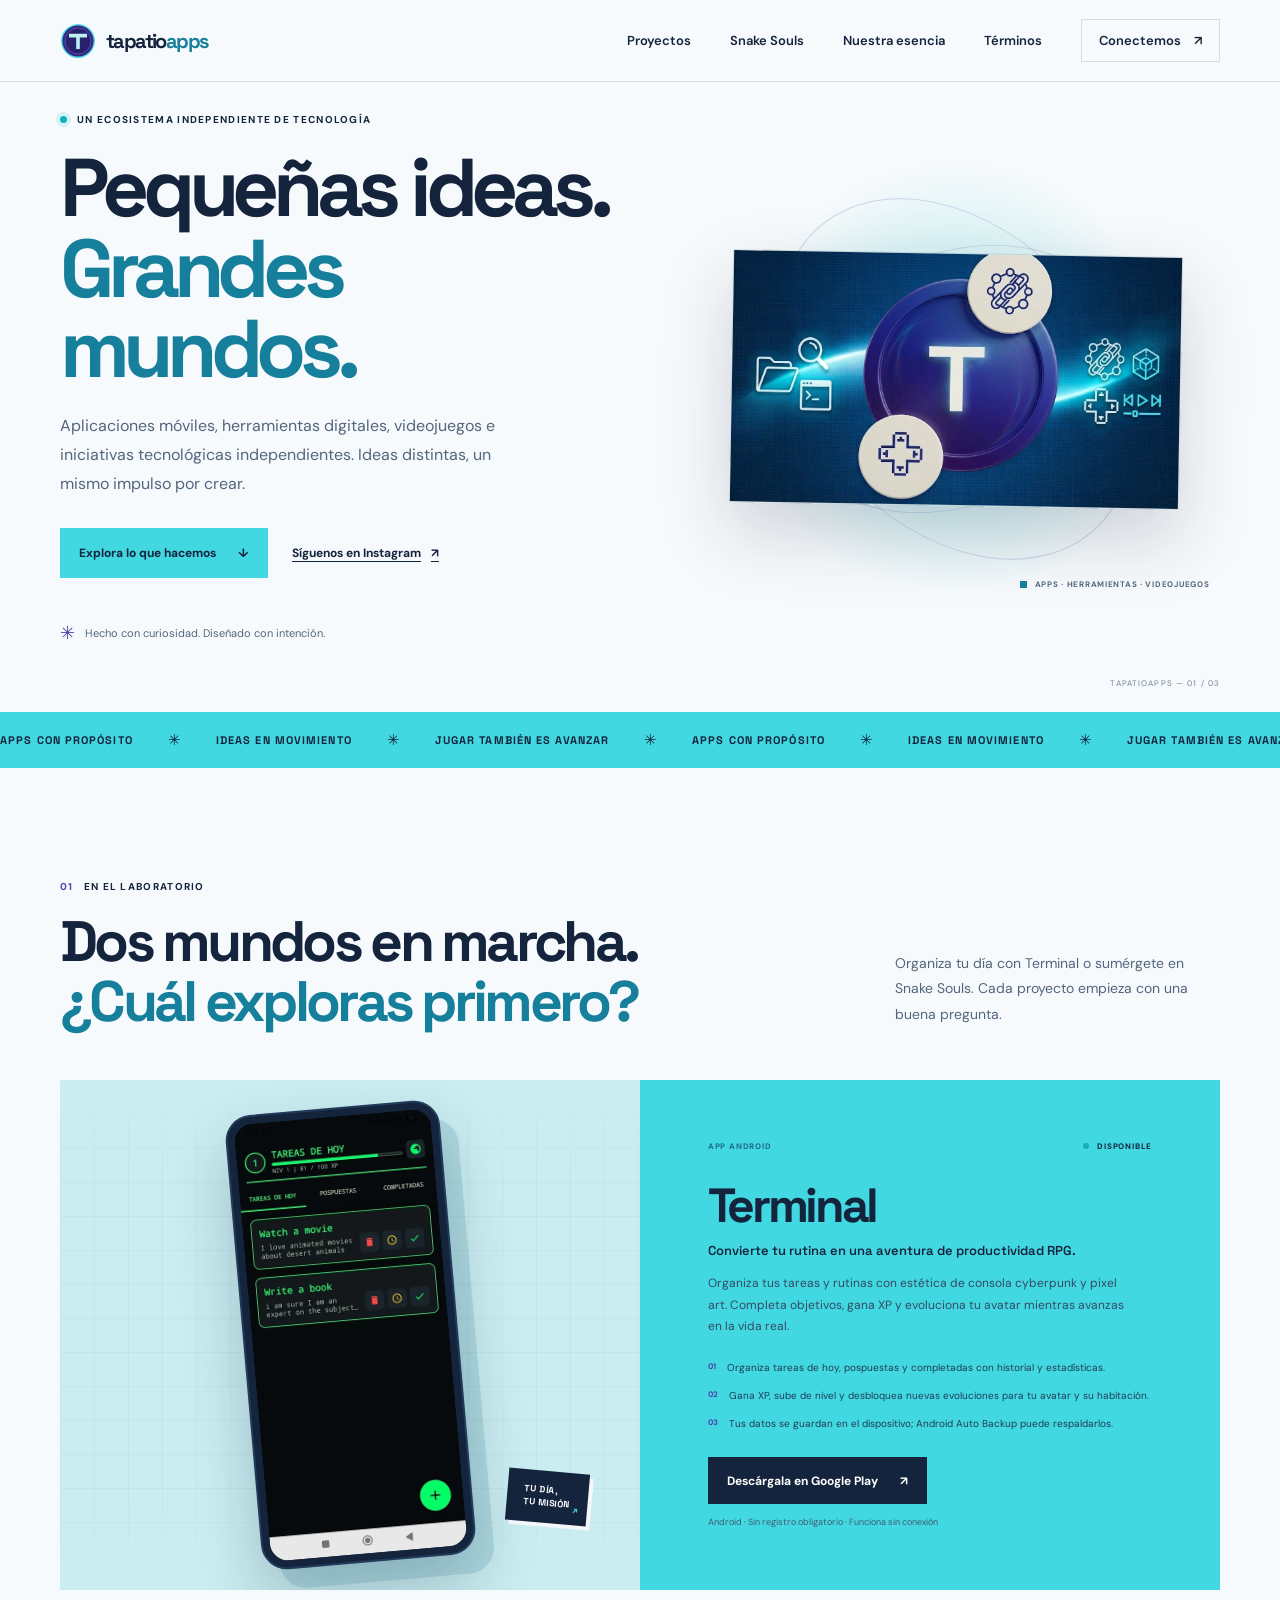
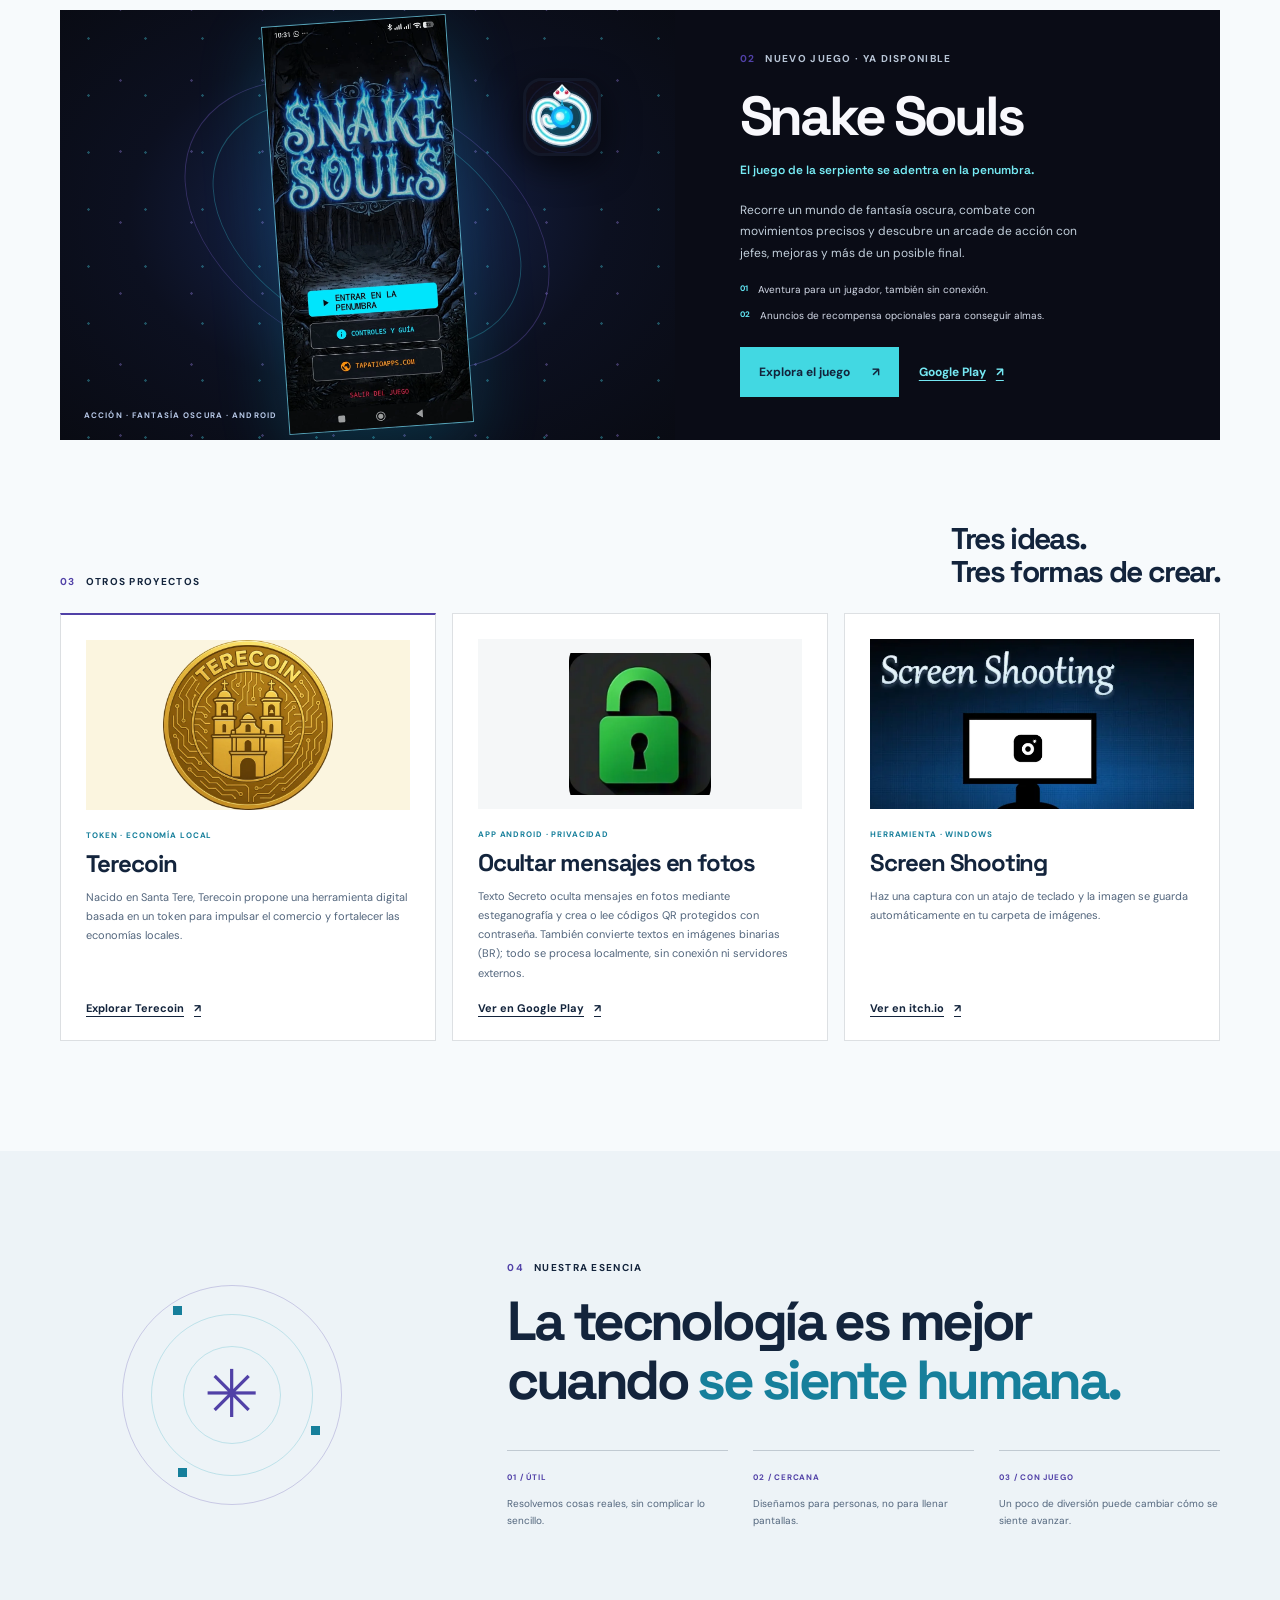
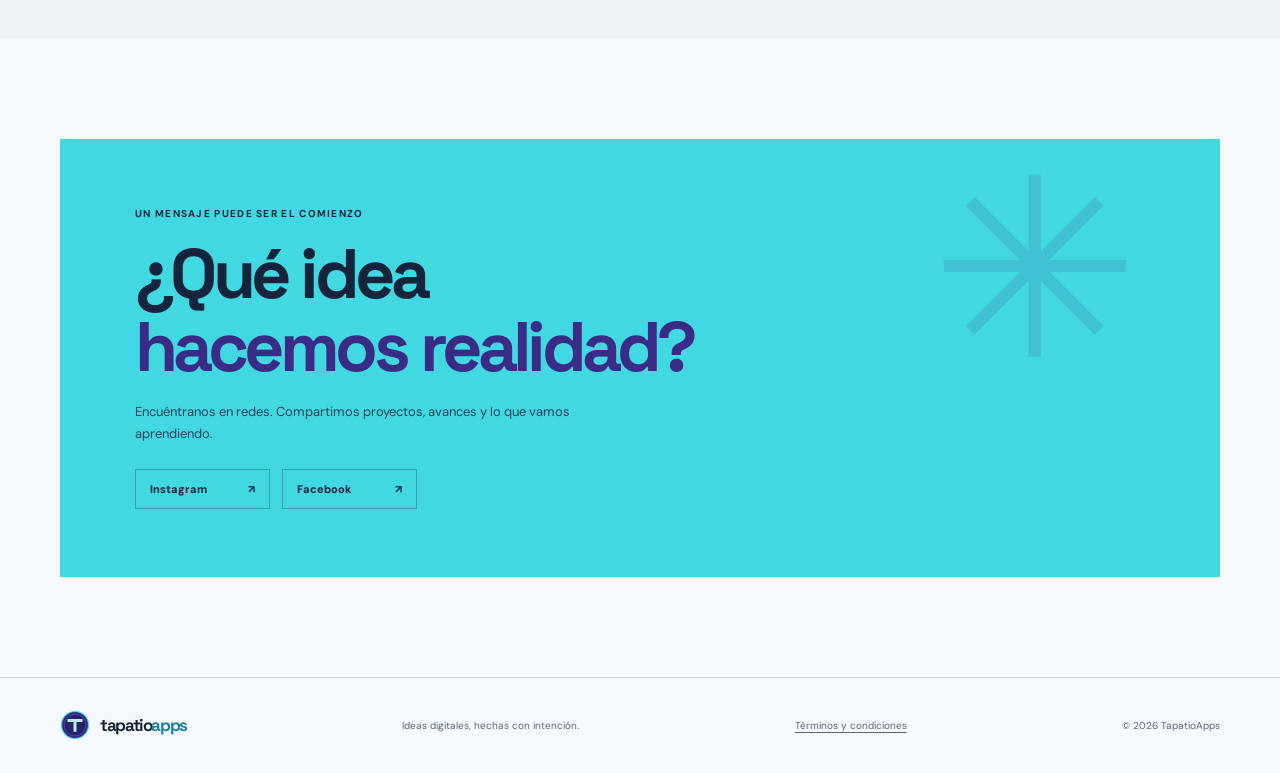
<file: index.html>
<!doctype html>
<html lang="es">
  <head>
    <meta charset="utf-8">
    <meta name="viewport" content="width=device-width, initial-scale=1">
    <meta name="theme-color" content="#13243c">
    <meta
      name="description"
      content="Descubre Snake Souls, un juego de acción arcade y fantasía oscura para Android, además de las aplicaciones y proyectos independientes de TapatioApps."
    >
    <meta property="og:type" content="website">
    <meta property="og:title" content="TapatioApps — Ideas digitales, hechas para ti">
    <meta
      property="og:description"
      content="Aplicaciones, herramientas, videojuegos y proyectos tecnológicos independientes de TapatioApps."
    >
    <title>TapatioApps — Ideas digitales, hechas para ti</title>
    <link rel="icon" type="image/png" sizes="96x96" href="/favicon-96.png">
    <link rel="icon" type="image/svg+xml" href="/favicon.svg">
    <link rel="icon" href="/favicon.ico" sizes="any">
    <link rel="preconnect" href="https://fonts.googleapis.com">
    <link rel="preconnect" href="https://fonts.gstatic.com" crossorigin>
    <link
      href="https://fonts.googleapis.com/css2?family=DM+Sans:wght@400;500;600;700&family=Space+Grotesk:wght@400;500;600;700&display=swap"
      rel="stylesheet"
    >
    <link rel="stylesheet" href="styles.css">
    <script src="script.js" defer></script>
  </head>
  <body>
    <a class="skip-link" href="#contenido">Saltar al contenido</a>
    <header class="site-header">
      <div class="container header-inner">
        <a class="brand" href="#inicio" aria-label="TapatioApps, inicio">
          <span class="brand-mark" aria-hidden="true">
            <svg viewBox="0 0 40 40" fill="none">
              <circle cx="20" cy="20" r="18" fill="#33277f" stroke="#42d8e2" stroke-width="1.5"/>
              <circle cx="20" cy="20" r="14.5" fill="#28216b" stroke="#7666d5" stroke-opacity=".65"/>
              <path d="M10 12h20v4h-8v13h-4V16h-8z" fill="#bceff0"/>
            </svg>
          </span>
          <span class="brand-name">tapatio<span>apps</span></span>
        </a>
        <button
          class="menu-toggle"
          type="button"
          aria-expanded="false"
          aria-controls="primary-navigation"
          aria-label="Abrir menú"
        >
          <span></span><span></span>
        </button>
        <nav class="navigation" id="primary-navigation" aria-label="Navegación principal">
          <a href="#proyectos">Proyectos</a>
          <a href="snake-souls.html">Snake Souls</a>
          <a href="#filosofia">Nuestra esencia</a>
          <a href="terminos.html" target="_blank" rel="noopener noreferrer">Términos</a>
          <a class="nav-cta" href="#contacto">Conectemos <span aria-hidden="true">↗</span></a>
        </nav>
      </div>
    </header>

    <main id="contenido">
      <section class="hero container" id="inicio">
        <div class="hero-copy">
          <p class="eyebrow"><span class="status-dot"></span> Un ecosistema independiente de tecnología</p>
          <h1>Pequeñas ideas.<br><span>Grandes mundos.</span></h1>
          <p class="hero-description">
            Aplicaciones móviles, herramientas digitales, videojuegos e iniciativas tecnológicas
            independientes. Ideas distintas, un mismo impulso por crear.
          </p>
          <div class="hero-actions">
            <a class="button button-primary" href="#proyectos">
              Explora lo que hacemos <span aria-hidden="true">↓</span>
            </a>
            <a class="text-link" href="https://www.instagram.com/tapatioapps/" target="_blank" rel="noopener noreferrer">
              Síguenos en Instagram <span aria-hidden="true">↗</span>
            </a>
          </div>
          <div class="hero-note"><span aria-hidden="true">✳</span> Hecho con curiosidad. Diseñado con intención.</div>
        </div>

        <div class="hero-art">
          <div class="art-orbit orbit-one"></div>
          <div class="art-orbit orbit-two"></div>
          <img
            class="brand-artwork"
            src="assets/tapatioapps-brand.png"
            alt="Arte original de TapatioApps: una T morada rodeada de iconos de herramientas y videojuegos"
          >
          <div class="art-caption"><span class="caption-square"></span> APPS · HERRAMIENTAS · VIDEOJUEGOS</div>
        </div>
        <div class="hero-index" aria-hidden="true">TAPATIOAPPS — 01 / 03</div>
      </section>

      <section class="ticker" aria-label="Lo que hacemos">
        <div class="ticker-track">
          <span>APPS CON PROPÓSITO</span><b>✳</b><span>IDEAS EN MOVIMIENTO</span><b>✳</b>
          <span>JUGAR TAMBIÉN ES AVANZAR</span><b>✳</b><span>APPS CON PROPÓSITO</span><b>✳</b>
          <span>IDEAS EN MOVIMIENTO</span><b>✳</b><span>JUGAR TAMBIÉN ES AVANZAR</span><b>✳</b>
        </div>
      </section>

      <section class="projects-section section-space" id="proyectos">
        <div class="container">
          <div class="section-heading">
            <div>
              <p class="eyebrow"><span class="section-number">01</span> En el laboratorio</p>
              <h2>Dos mundos en marcha.<br><span>¿Cuál exploras primero?</span></h2>
            </div>
            <p class="section-intro">
              Organiza tu día con Terminal o sumérgete en Snake Souls. Cada proyecto empieza con
              una buena pregunta.
            </p>
          </div>

          <article class="project-card task-card">
            <div class="project-visual">
              <div class="visual-grid" aria-hidden="true"></div>
              <div class="task-phone">
                <img
                  src="assets/todays-task-screen.webp"
                  alt="Captura de Terminal con tareas de hoy, progreso por experiencia y niveles"
                  loading="lazy"
                >
              </div>
              <div class="visual-sticker">TU DÍA,<br>TU MISIÓN <span>↗</span></div>
            </div>
            <div class="project-content">
              <div class="project-meta"><span class="project-type">APP ANDROID</span><span class="project-live"><i></i> DISPONIBLE</span></div>
              <h3>Terminal</h3>
              <p class="project-tagline">Convierte tu rutina en una aventura de productividad RPG.</p>
              <p class="project-description">
                Organiza tus tareas y rutinas con estética de consola cyberpunk y pixel art.
                Completa objetivos, gana XP y evoluciona tu avatar mientras avanzas en la vida real.
              </p>
              <ul class="feature-list">
                <li><span>01</span> Organiza tareas de hoy, pospuestas y completadas con historial y estadísticas.</li>
                <li><span>02</span> Gana XP, sube de nivel y desbloquea nuevas evoluciones para tu avatar y su habitación.</li>
                <li><span>03</span> Tus datos se guardan en el dispositivo; Android Auto Backup puede respaldarlos.</li>
              </ul>
              <a
                class="button button-dark"
                href="https://play.google.com/store/apps/details?id=tapatioapps.todaystask"
                target="_blank"
                rel="noopener noreferrer"
              >
                Descárgala en Google Play <span aria-hidden="true">↗</span>
              </a>
              <p class="platform-note">Android · Sin registro obligatorio · Funciona sin conexión</p>
            </div>
          </article>

          <article class="project-card next-card snake-home-card" id="snake-souls">
            <div class="snake-teaser-visual">
              <span class="snake-teaser-orbit orbit-a" aria-hidden="true"></span>
              <span class="snake-teaser-orbit orbit-b" aria-hidden="true"></span>
              <figure class="snake-teaser-screen">
                <img
                  src="assets/snake-souls-screen-01.webp"
                  alt="Pantalla de título de Snake Souls, con un bosque oscuro y botones de juego en turquesa"
                  loading="lazy"
                >
              </figure>
              <img
                class="snake-teaser-icon"
                src="assets/snake-souls-icon.webp"
                alt=""
                loading="lazy"
              >
              <span class="snake-teaser-label">ACCIÓN · FANTASÍA OSCURA · ANDROID</span>
            </div>
            <div class="next-content">
              <p class="eyebrow"><span class="section-number">02</span> Nuevo juego · Ya disponible</p>
              <h3>Snake Souls</h3>
              <p class="snake-home-tagline">El juego de la serpiente se adentra en la penumbra.</p>
              <p>
                Recorre un mundo de fantasía oscura, combate con movimientos precisos y descubre
                un arcade de acción con jefes, mejoras y más de un posible final.
              </p>
              <ul class="snake-home-features">
                <li><span>01</span> Aventura para un jugador, también sin conexión.</li>
                <li><span>02</span> Anuncios de recompensa opcionales para conseguir almas.</li>
              </ul>
              <div class="snake-home-actions">
                <a class="button button-primary" href="snake-souls.html">
                  Explora el juego <span aria-hidden="true">↗</span>
                </a>
                <a
                  class="text-link"
                  href="https://play.google.com/store/apps/details?id=tapatioapps.snakesouls"
                  target="_blank"
                  rel="noopener noreferrer"
                >
                  Google Play <span aria-hidden="true">↗</span>
                </a>
              </div>
            </div>
          </article>

          <div class="ecosystem-heading">
            <p class="eyebrow"><span class="section-number">03</span> Otros proyectos</p>
            <h3>Tres ideas.<br>Tres formas de crear.</h3>
          </div>
          <div class="ecosystem-grid">
            <article class="ecosystem-card terecoin-card">
              <div class="ecosystem-art terecoin-art">
                <img src="assets/terecoin-brand.webp" alt="Moneda dorada de Terecoin con la Parroquia de Santa Tere" loading="lazy">
              </div>
              <p class="project-meta-label">TOKEN · ECONOMÍA LOCAL</p>
              <h3>Terecoin</h3>
              <p>
                Nacido en Santa Tere, Terecoin propone una herramienta digital basada en un token
                para impulsar el comercio y fortalecer las economías locales.
              </p>
              <a class="text-link" href="https://sites.google.com/view/terecoin/inicio" target="_blank" rel="noopener noreferrer">
                Explorar Terecoin <span aria-hidden="true">↗</span>
              </a>
            </article>
            <article class="ecosystem-card">
              <div class="ecosystem-art secret-art">
                <img src="assets/texto-secreto-app-icon.webp" alt="Icono de candado verde de Texto Secreto" loading="lazy">
              </div>
              <p class="project-meta-label">APP ANDROID · PRIVACIDAD</p>
              <h3>Ocultar mensajes en fotos</h3>
              <p>
                Texto Secreto oculta mensajes en fotos mediante esteganografía y crea o lee
                códigos QR protegidos con contraseña. También convierte textos en imágenes
                binarias (BR); todo se procesa localmente, sin conexión ni servidores externos.
              </p>
              <a class="text-link" href="https://play.google.com/store/apps/details?id=tapatio.secret.text" target="_blank" rel="noopener noreferrer">
                Ver en Google Play <span aria-hidden="true">↗</span>
              </a>
            </article>
            <article class="ecosystem-card">
              <div class="ecosystem-art screen-art">
                <img src="assets/screen-shooting-cover.webp" alt="Portada de Screen Shooting, una herramienta de captura de pantalla" loading="lazy">
              </div>
              <p class="project-meta-label">HERRAMIENTA · WINDOWS</p>
              <h3>Screen Shooting</h3>
              <p>
                Haz una captura con un atajo de teclado y la imagen se guarda automáticamente
                en tu carpeta de imágenes.
              </p>
              <a class="text-link" href="https://tapatioapps.itch.io/tapatio-screen-shooting" target="_blank" rel="noopener noreferrer">
                Ver en itch.io <span aria-hidden="true">↗</span>
              </a>
            </article>
          </div>
        </div>
      </section>

      <section class="manifesto-section" id="filosofia">
        <div class="container manifesto-inner">
          <div class="manifesto-symbol" aria-hidden="true">
            <span>✳</span><i></i><i></i><i></i>
          </div>
          <div class="manifesto-copy">
            <p class="eyebrow"><span class="section-number">04</span> Nuestra esencia</p>
            <h2>La tecnología es mejor<br>cuando <span>se siente humana.</span></h2>
            <div class="principles">
              <div><span>01 / ÚTIL</span><p>Resolvemos cosas reales, sin complicar lo sencillo.</p></div>
              <div><span>02 / CERCANA</span><p>Diseñamos para personas, no para llenar pantallas.</p></div>
              <div><span>03 / CON JUEGO</span><p>Un poco de diversión puede cambiar cómo se siente avanzar.</p></div>
            </div>
          </div>
        </div>
      </section>

      <section class="contact-section container" id="contacto">
        <div class="contact-card">
          <div class="contact-decoration" aria-hidden="true">✳</div>
          <p class="eyebrow">UN MENSAJE PUEDE SER EL COMIENZO</p>
          <h2>¿Qué idea<br><span>hacemos realidad?</span></h2>
          <p>Encuéntranos en redes. Compartimos proyectos, avances y lo que vamos aprendiendo.</p>
          <div class="social-links">
            <a href="https://www.instagram.com/tapatioapps/" target="_blank" rel="noopener noreferrer">
              Instagram <span aria-hidden="true">↗</span>
            </a>
            <a href="https://www.facebook.com/tapatioapps/" target="_blank" rel="noopener noreferrer">
              Facebook <span aria-hidden="true">↗</span>
            </a>
          </div>
        </div>
      </section>
    </main>

    <footer class="site-footer">
      <div class="container footer-inner">
        <a class="brand footer-brand" href="#inicio" aria-label="TapatioApps, volver al inicio">
          <span class="brand-mark" aria-hidden="true">
            <svg viewBox="0 0 40 40" fill="none">
              <circle cx="20" cy="20" r="18" fill="#33277f" stroke="#42d8e2" stroke-width="1.5"/>
              <circle cx="20" cy="20" r="14.5" fill="#28216b" stroke="#7666d5" stroke-opacity=".65"/>
              <path d="M10 12h20v4h-8v13h-4V16h-8z" fill="#bceff0"/>
            </svg>
          </span>
          <span class="brand-name">tapatio<span>apps</span></span>
        </a>
        <p>Ideas digitales, hechas con intención.</p>
        <a class="footer-terms" href="terminos.html" target="_blank" rel="noopener noreferrer">Términos y condiciones</a>
        <span class="copyright">© <span id="current-year">2026</span> TapatioApps</span>
      </div>
    </footer>
  </body>
</html>
</file>
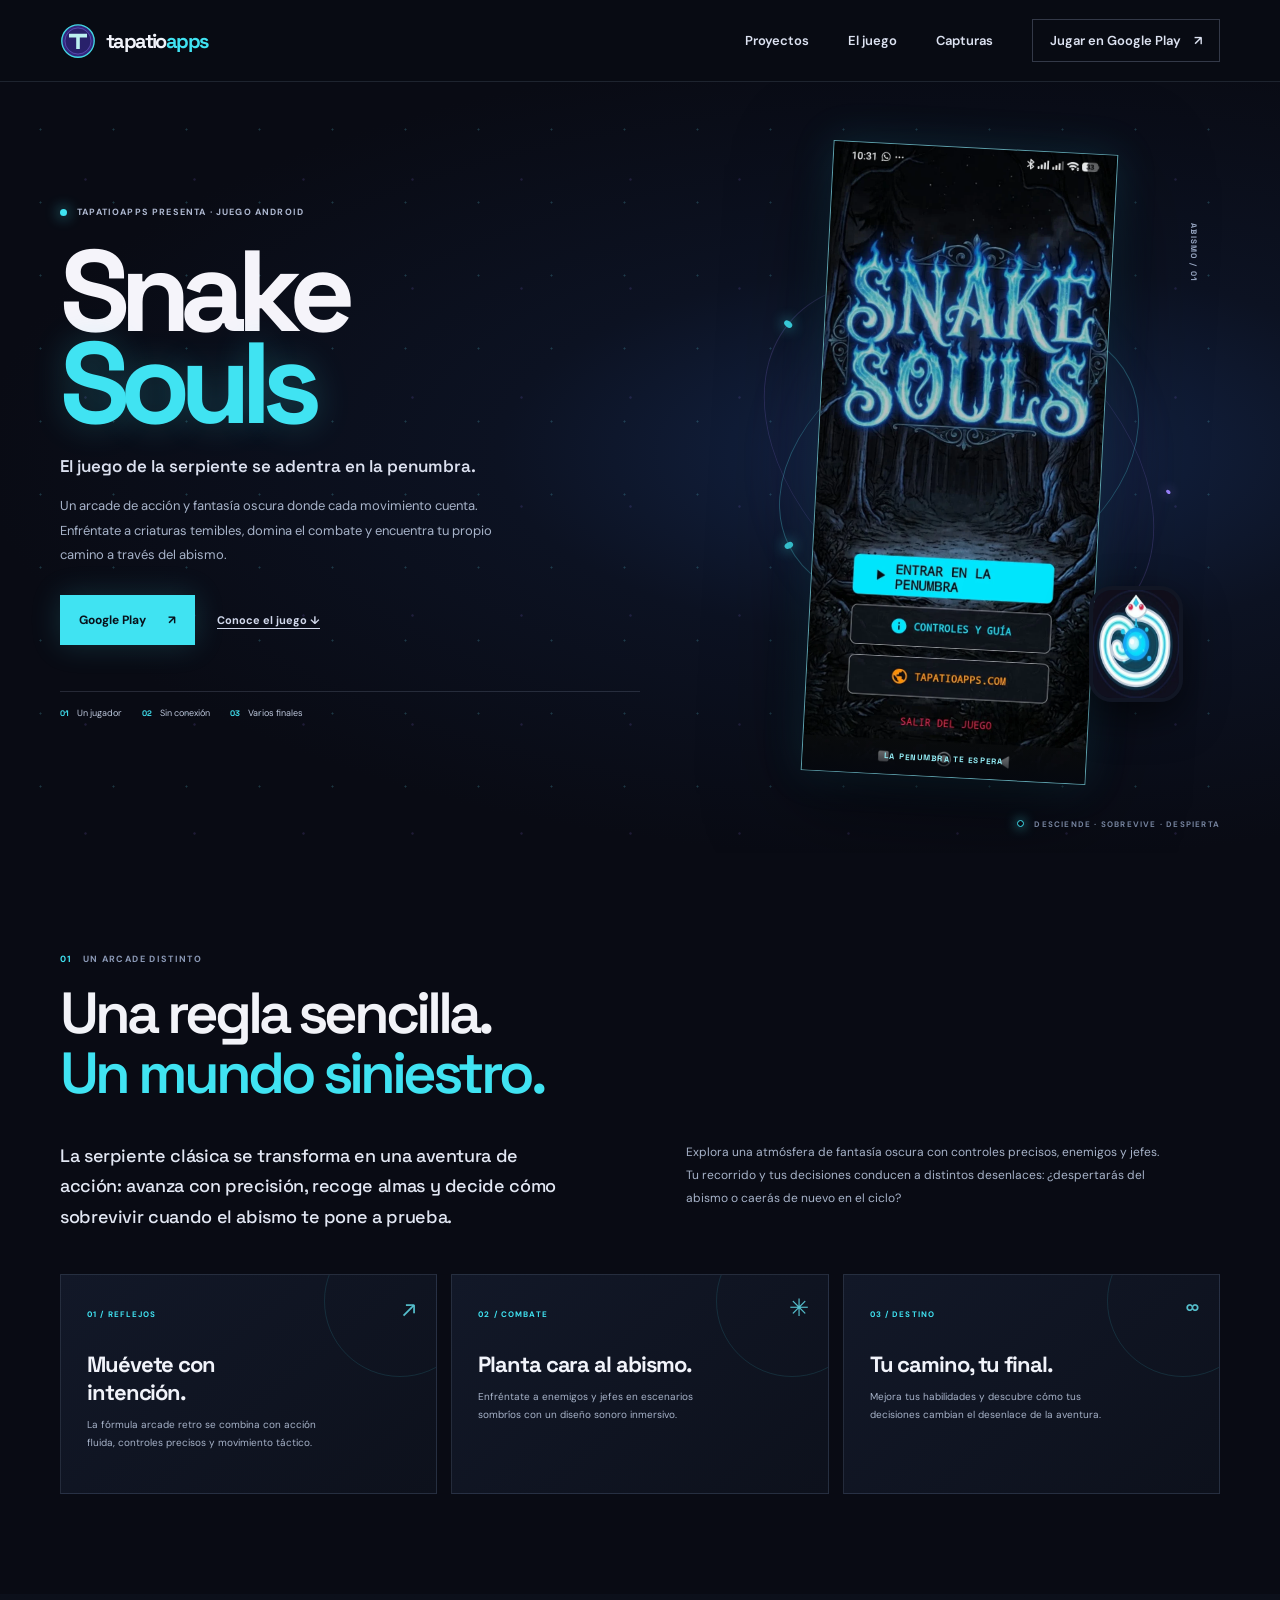
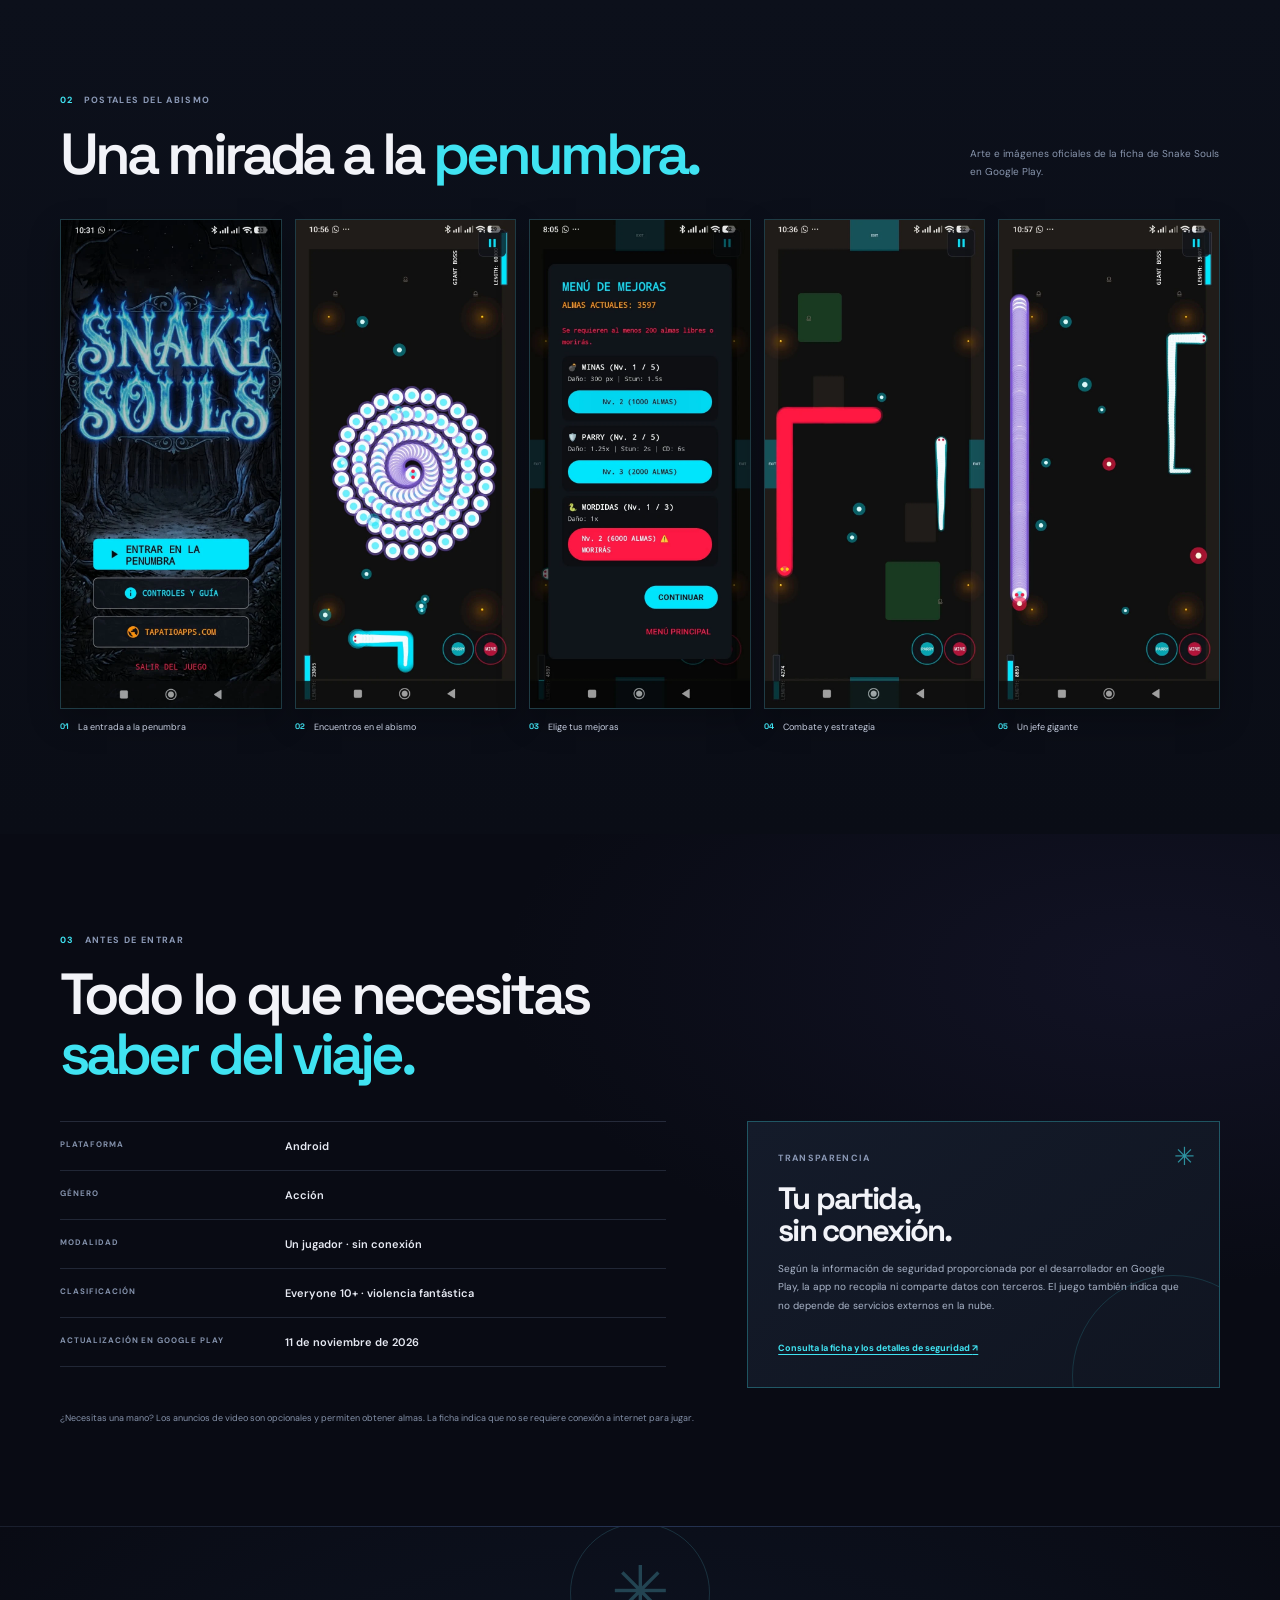
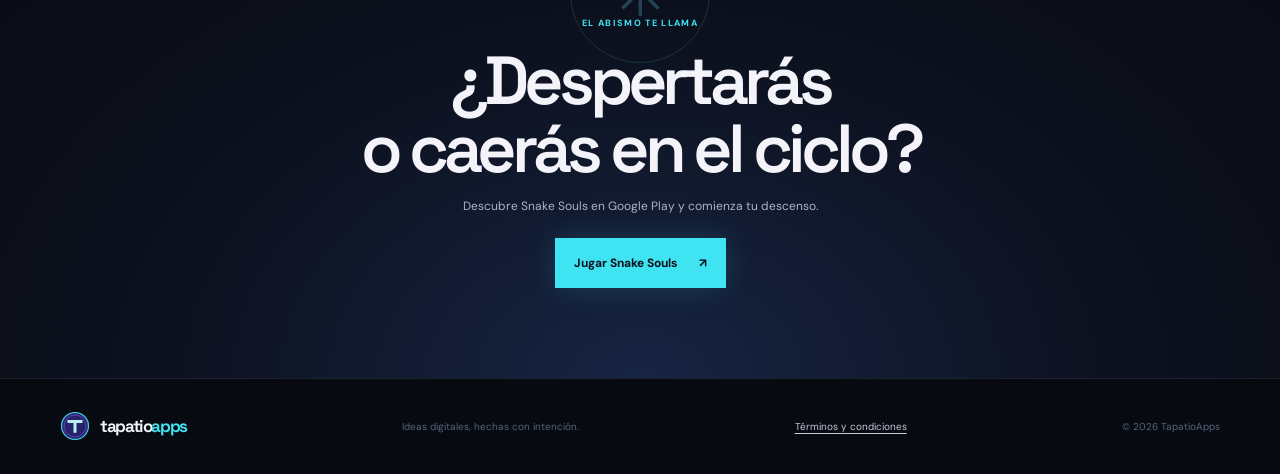
<file: snake-souls.html>
<!doctype html>
<html lang="es">
  <head>
    <meta charset="utf-8">
    <meta name="viewport" content="width=device-width, initial-scale=1">
    <meta name="theme-color" content="#090b14">
    <meta
      name="description"
      content="Entra en la penumbra con Snake Souls: acción arcade, fantasía oscura, jefes y finales múltiples. Descúbrelo y descárgalo en Google Play."
    >
    <meta property="og:type" content="website">
    <meta property="og:title" content="Snake Souls — Sobrevive a la penumbra">
    <meta
      property="og:description"
      content="Una aventura arcade de acción y fantasía oscura para Android. Juega sin conexión y descubre tu destino."
    >
    <title>Snake Souls — Sobrevive a la penumbra | TapatioApps</title>
    <link rel="icon" type="image/png" sizes="96x96" href="/favicon-96.png">
    <link rel="icon" type="image/svg+xml" href="/favicon.svg">
    <link rel="icon" href="/favicon.ico" sizes="any">
    <link rel="preconnect" href="https://fonts.googleapis.com">
    <link rel="preconnect" href="https://fonts.gstatic.com" crossorigin>
    <link
      href="https://fonts.googleapis.com/css2?family=DM+Sans:wght@400;500;600;700&family=Space+Grotesk:wght@400;500;600;700&display=swap"
      rel="stylesheet"
    >
    <link rel="stylesheet" href="styles.css">
    <script src="script.js" defer></script>
  </head>
  <body class="snake-page">
    <a class="skip-link" href="#contenido">Saltar al contenido</a>
    <header class="site-header">
      <div class="container header-inner">
        <a class="brand" href="index.html" aria-label="TapatioApps, inicio">
          <span class="brand-mark" aria-hidden="true">
            <svg viewBox="0 0 40 40" fill="none">
              <circle cx="20" cy="20" r="18" fill="#33277f" stroke="#42d8e2" stroke-width="1.5"/>
              <circle cx="20" cy="20" r="14.5" fill="#28216b" stroke="#7666d5" stroke-opacity=".65"/>
              <path d="M10 12h20v4h-8v13h-4V16h-8z" fill="#bceff0"/>
            </svg>
          </span>
          <span class="brand-name">tapatio<span>apps</span></span>
        </a>
        <button
          class="menu-toggle"
          type="button"
          aria-expanded="false"
          aria-controls="primary-navigation"
          aria-label="Abrir menú"
        >
          <span></span><span></span>
        </button>
        <nav class="navigation" id="primary-navigation" aria-label="Navegación principal">
          <a href="index.html#proyectos">Proyectos</a>
          <a href="#el-juego">El juego</a>
          <a href="#capturas">Capturas</a>
          <a class="nav-cta" href="https://play.google.com/store/apps/details?id=tapatioapps.snakesouls" target="_blank" rel="noopener noreferrer">
            Jugar en Google Play <span aria-hidden="true">↗</span>
          </a>
        </nav>
      </div>
    </header>

    <main id="contenido">
      <section class="snake-hero">
        <div class="container snake-hero-inner">
          <div class="snake-hero-copy">
            <p class="eyebrow"><span class="snake-status-dot"></span> TAPATIOAPPS PRESENTA · JUEGO ANDROID</p>
            <h1>Snake<br><span>Souls</span></h1>
            <p class="snake-hero-tagline">El juego de la serpiente se adentra en la penumbra.</p>
            <p class="snake-hero-description">
              Un arcade de acción y fantasía oscura donde cada movimiento cuenta. Enfréntate a
              criaturas temibles, domina el combate y encuentra tu propio camino a través del abismo.
            </p>
            <div class="snake-hero-actions">
              <a class="button button-soul" href="https://play.google.com/store/apps/details?id=tapatioapps.snakesouls" target="_blank" rel="noopener noreferrer">
                Google Play <span aria-hidden="true">↗</span>
              </a>
              <a class="snake-text-link" href="#el-juego">Conoce el juego <span aria-hidden="true">↓</span></a>
            </div>
            <ul class="snake-quick-facts" aria-label="Características principales">
              <li><span>01</span> Un jugador</li>
              <li><span>02</span> Sin conexión</li>
              <li><span>03</span> Varios finales</li>
            </ul>
          </div>

          <div class="snake-hero-art" aria-label="Pantalla de título e icono de Snake Souls">
            <div class="snake-hero-glow" aria-hidden="true"></div>
            <div class="snake-hero-ring ring-one" aria-hidden="true"></div>
            <div class="snake-hero-ring ring-two" aria-hidden="true"></div>
            <figure class="snake-title-screen">
              <img
                src="assets/snake-souls-screen-01.webp"
                alt="Pantalla de título de Snake Souls: un bosque sombrío y la entrada a la penumbra"
              >
              <figcaption>LA PENUMBRA TE ESPERA</figcaption>
            </figure>
            <img class="snake-floating-icon" src="assets/snake-souls-icon.webp" alt="Icono de Snake Souls: una serpiente blanca en espiral" width="116" height="116">
            <span class="snake-coordinate" aria-hidden="true">ABISMO / 01</span>
          </div>
        </div>
        <div class="snake-hero-bottom" aria-hidden="true"><span></span> DESCIENDE · SOBREVIVE · DESPIERTA</div>
      </section>

      <section class="snake-intro snake-section" id="el-juego">
        <div class="container">
          <div class="snake-section-heading">
            <p class="snake-eyebrow"><span>01</span> UN ARCADE DISTINTO</p>
            <h2>Una regla sencilla.<br><span>Un mundo siniestro.</span></h2>
          </div>
          <div class="snake-intro-grid">
            <p class="snake-lead">
              La serpiente clásica se transforma en una aventura de acción: avanza con precisión,
              recoge almas y decide cómo sobrevivir cuando el abismo te pone a prueba.
            </p>
            <p class="snake-body-copy">
              Explora una atmósfera de fantasía oscura con controles precisos, enemigos y jefes.
              Tu recorrido y tus decisiones conducen a distintos desenlaces: ¿despertarás del abismo
              o caerás de nuevo en el ciclo?
            </p>
          </div>
          <div class="snake-feature-grid">
            <article class="snake-feature-card">
              <span class="snake-feature-number">01 / REFLEJOS</span>
              <h3>Muévete con intención.</h3>
              <p>La fórmula arcade retro se combina con acción fluida, controles precisos y movimiento táctico.</p>
              <span class="snake-feature-symbol" aria-hidden="true">↗</span>
            </article>
            <article class="snake-feature-card">
              <span class="snake-feature-number">02 / COMBATE</span>
              <h3>Planta cara al abismo.</h3>
              <p>Enfréntate a enemigos y jefes en escenarios sombríos con un diseño sonoro inmersivo.</p>
              <span class="snake-feature-symbol" aria-hidden="true">✳</span>
            </article>
            <article class="snake-feature-card">
              <span class="snake-feature-number">03 / DESTINO</span>
              <h3>Tu camino, tu final.</h3>
              <p>Mejora tus habilidades y descubre cómo tus decisiones cambian el desenlace de la aventura.</p>
              <span class="snake-feature-symbol" aria-hidden="true">∞</span>
            </article>
          </div>
        </div>
      </section>

      <section class="snake-gallery-section snake-section" id="capturas">
        <div class="container">
          <div class="snake-gallery-heading">
            <div>
              <p class="snake-eyebrow"><span>02</span> POSTALES DEL ABISMO</p>
              <h2>Una mirada a la <span>penumbra.</span></h2>
            </div>
            <p>Arte e imágenes oficiales de la ficha de Snake Souls en Google Play.</p>
          </div>
          <div class="snake-gallery">
            <figure class="snake-gallery-card">
              <div class="snake-gallery-image"><img src="assets/snake-souls-screen-01.webp" alt="Pantalla de título de Snake Souls, con un bosque y el menú principal" loading="lazy"></div>
              <figcaption><span>01</span> La entrada a la penumbra</figcaption>
            </figure>
            <figure class="snake-gallery-card">
              <div class="snake-gallery-image"><img src="assets/snake-souls-screen-02.webp" alt="Serpiente blanca rodeando a un jefe en una arena oscura" loading="lazy"></div>
              <figcaption><span>02</span> Encuentros en el abismo</figcaption>
            </figure>
            <figure class="snake-gallery-card">
              <div class="snake-gallery-image"><img src="assets/snake-souls-screen-03.webp" alt="Menú de mejoras de Snake Souls para minas, parry y mordidas" loading="lazy"></div>
              <figcaption><span>03</span> Elige tus mejoras</figcaption>
            </figure>
            <figure class="snake-gallery-card">
              <div class="snake-gallery-image"><img src="assets/snake-souls-screen-04.webp" alt="Serpientes blanca y roja combatiendo en una arena" loading="lazy"></div>
              <figcaption><span>04</span> Combate y estrategia</figcaption>
            </figure>
            <figure class="snake-gallery-card">
              <div class="snake-gallery-image"><img src="assets/snake-souls-screen-05.webp" alt="Enfrentamiento entre la serpiente del jugador y una serpiente gigante" loading="lazy"></div>
              <figcaption><span>05</span> Un jefe gigante</figcaption>
            </figure>
          </div>
        </div>
      </section>

      <section class="snake-details-section snake-section" id="detalles">
        <div class="container">
          <div class="snake-details-heading">
            <p class="snake-eyebrow"><span>03</span> ANTES DE ENTRAR</p>
            <h2>Todo lo que necesitas<br><span>saber del viaje.</span></h2>
          </div>
          <div class="snake-details-layout">
            <div class="snake-details-list">
              <div><span>PLATAFORMA</span><strong>Android</strong></div>
              <div><span>GÉNERO</span><strong>Acción</strong></div>
              <div><span>MODALIDAD</span><strong>Un jugador · sin conexión</strong></div>
              <div><span>CLASIFICACIÓN</span><strong>Everyone 10+ · violencia fantástica</strong></div>
              <div><span>ACTUALIZACIÓN EN GOOGLE PLAY</span><strong>11 de noviembre de 2026</strong></div>
            </div>
            <aside class="snake-privacy-card">
              <span class="snake-privacy-mark" aria-hidden="true">✳</span>
              <p class="snake-eyebrow">TRANSPARENCIA</p>
              <h3>Tu partida,<br>sin conexión.</h3>
              <p>
                Según la información de seguridad proporcionada por el desarrollador en Google Play,
                la app no recopila ni comparte datos con terceros. El juego también indica que no
                depende de servicios externos en la nube.
              </p>
              <a href="https://play.google.com/store/apps/details?id=tapatioapps.snakesouls" target="_blank" rel="noopener noreferrer">
                Consulta la ficha y los detalles de seguridad <span aria-hidden="true">↗</span>
              </a>
            </aside>
          </div>
          <p class="snake-ad-note">
            ¿Necesitas una mano? Los anuncios de video son opcionales y permiten obtener almas.
            La ficha indica que no se requiere conexión a internet para jugar.
          </p>
        </div>
      </section>

      <section class="snake-final-cta">
        <div class="container snake-final-inner">
          <div class="snake-final-orbit" aria-hidden="true">✳</div>
          <p class="snake-eyebrow"><span>EL ABISMO TE LLAMA</span></p>
          <h2>¿Despertarás<br>o caerás en el ciclo?</h2>
          <p>Descubre Snake Souls en Google Play y comienza tu descenso.</p>
          <a class="button button-soul" href="https://play.google.com/store/apps/details?id=tapatioapps.snakesouls" target="_blank" rel="noopener noreferrer">
            Jugar Snake Souls <span aria-hidden="true">↗</span>
          </a>
        </div>
      </section>
    </main>

    <footer class="site-footer snake-footer">
      <div class="container footer-inner">
        <a class="brand footer-brand" href="index.html" aria-label="TapatioApps, volver al inicio">
          <span class="brand-mark" aria-hidden="true">
            <svg viewBox="0 0 40 40" fill="none">
              <circle cx="20" cy="20" r="18" fill="#33277f" stroke="#42d8e2" stroke-width="1.5"/>
              <circle cx="20" cy="20" r="14.5" fill="#28216b" stroke="#7666d5" stroke-opacity=".65"/>
              <path d="M10 12h20v4h-8v13h-4V16h-8z" fill="#bceff0"/>
            </svg>
          </span>
          <span class="brand-name">tapatio<span>apps</span></span>
        </a>
        <p>Ideas digitales, hechas con intención.</p>
        <a class="footer-terms" href="terminos.html">Términos y condiciones</a>
        <span class="copyright">© <span id="current-year">2026</span> TapatioApps</span>
      </div>
    </footer>
  </body>
</html>
</file>
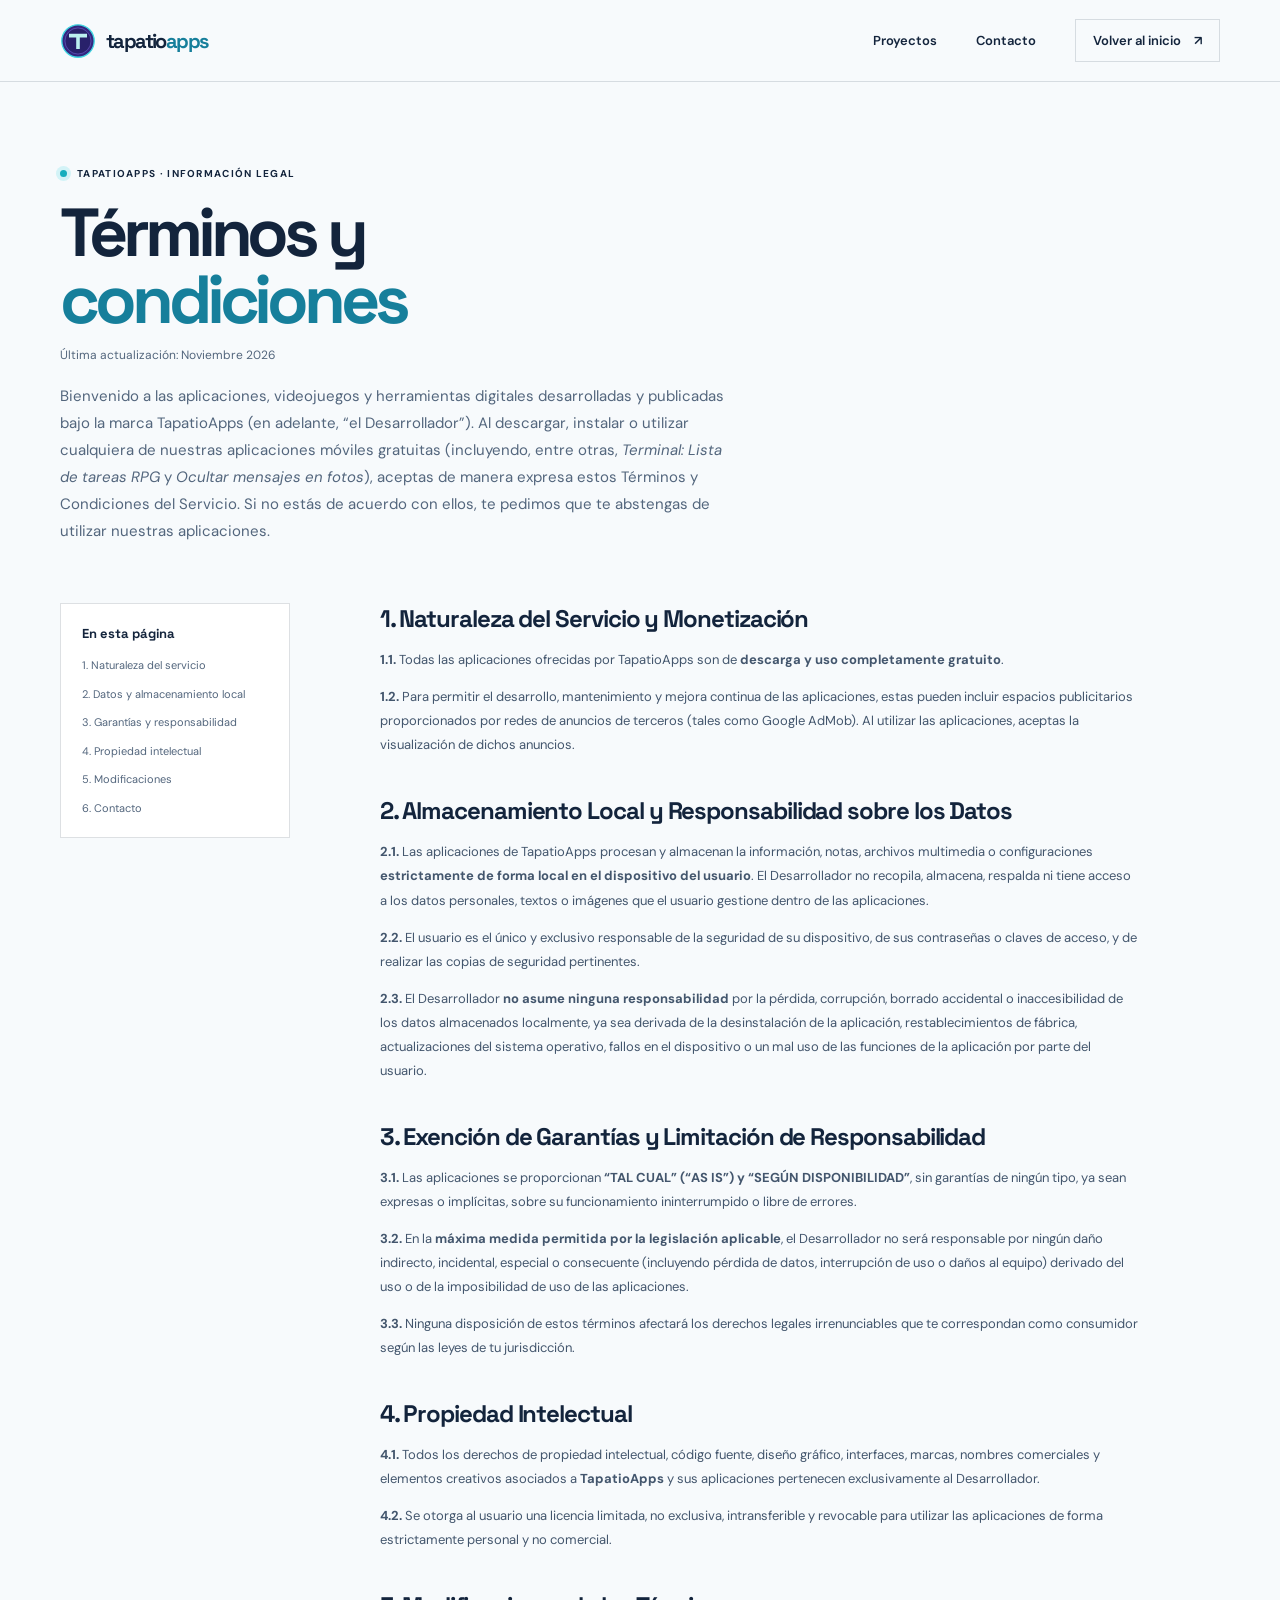
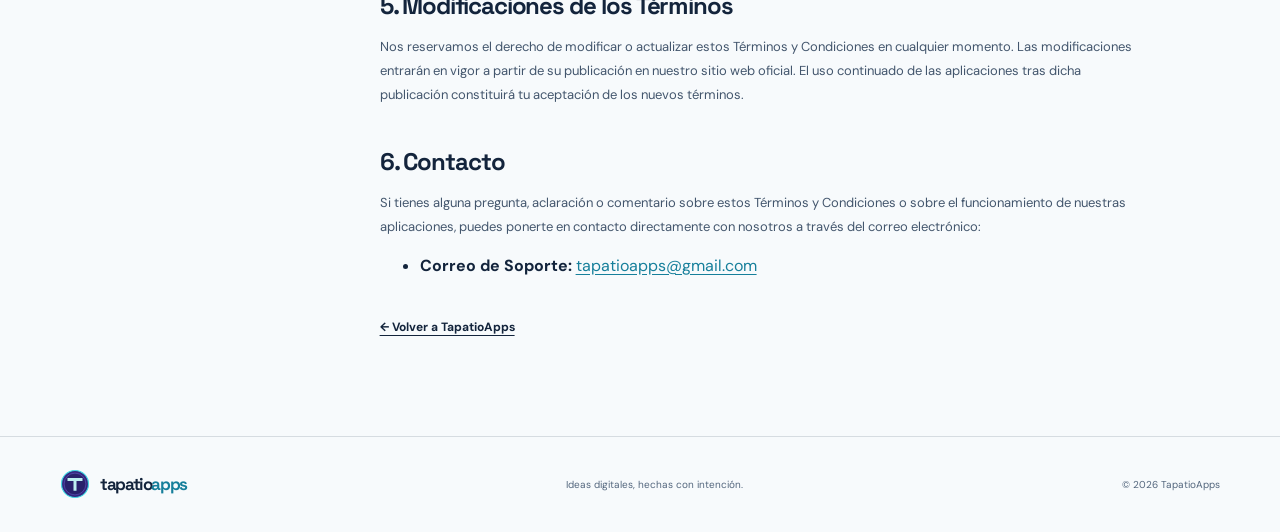
<file: terminos.html>
<!doctype html>
<html lang="es">
  <head>
    <meta charset="utf-8">
    <meta name="viewport" content="width=device-width, initial-scale=1">
    <meta name="theme-color" content="#13243c">
    <meta
      name="description"
      content="Términos y condiciones de las aplicaciones y servicios digitales de TapatioApps."
    >
    <title>Términos y condiciones — TapatioApps</title>
    <link rel="icon" type="image/png" sizes="96x96" href="/favicon-96.png">
    <link rel="icon" type="image/svg+xml" href="/favicon.svg">
    <link rel="icon" href="/favicon.ico" sizes="any">
    <link rel="preconnect" href="https://fonts.googleapis.com">
    <link rel="preconnect" href="https://fonts.gstatic.com" crossorigin>
    <link
      href="https://fonts.googleapis.com/css2?family=DM+Sans:wght@400;500;600;700&family=Space+Grotesk:wght@400;500;600;700&display=swap"
      rel="stylesheet"
    >
    <link rel="stylesheet" href="styles.css">
    <script src="script.js" defer></script>
  </head>
  <body>
    <a class="skip-link" href="#contenido">Saltar al contenido</a>
    <header class="site-header">
      <div class="container header-inner">
        <a class="brand" href="index.html" aria-label="TapatioApps, inicio">
          <span class="brand-mark" aria-hidden="true">
            <svg viewBox="0 0 40 40" fill="none">
              <circle cx="20" cy="20" r="18" fill="#33277f" stroke="#42d8e2" stroke-width="1.5"/>
              <circle cx="20" cy="20" r="14.5" fill="#28216b" stroke="#7666d5" stroke-opacity=".65"/>
              <path d="M10 12h20v4h-8v13h-4V16h-8z" fill="#bceff0"/>
            </svg>
          </span>
          <span class="brand-name">tapatio<span>apps</span></span>
        </a>
        <button
          class="menu-toggle"
          type="button"
          aria-expanded="false"
          aria-controls="primary-navigation"
          aria-label="Abrir menú"
        >
          <span></span><span></span>
        </button>
        <nav class="navigation" id="primary-navigation" aria-label="Navegación principal">
          <a href="index.html#proyectos">Proyectos</a>
          <a href="index.html#contacto">Contacto</a>
          <a class="nav-cta" href="index.html">Volver al inicio <span aria-hidden="true">↗</span></a>
        </nav>
      </div>
    </header>

    <main id="contenido" class="terms-main container">
      <header class="terms-heading">
        <p class="eyebrow"><span class="status-dot"></span> TAPATIOAPPS · INFORMACIÓN LEGAL</p>
        <h1>Términos y <span>condiciones</span></h1>
        <p class="terms-updated">Última actualización: Noviembre 2026</p>
        <p class="terms-intro">
          Bienvenido a las aplicaciones, videojuegos y herramientas digitales desarrolladas y
          publicadas bajo la marca TapatioApps (en adelante, “el Desarrollador”). Al descargar,
          instalar o utilizar cualquiera de nuestras aplicaciones móviles gratuitas (incluyendo,
          entre otras, <em>Terminal: Lista de tareas RPG</em> y <em>Ocultar mensajes en fotos</em>),
          aceptas de manera expresa estos Términos y Condiciones del Servicio. Si no estás de
          acuerdo con ellos, te pedimos que te abstengas de utilizar nuestras aplicaciones.
        </p>
      </header>

      <div class="terms-layout">
        <nav class="terms-toc" aria-label="Contenido de los términos">
          <p>En esta página</p>
          <a href="#naturaleza">1. Naturaleza del servicio</a>
          <a href="#datos">2. Datos y almacenamiento local</a>
          <a href="#garantias">3. Garantías y responsabilidad</a>
          <a href="#propiedad">4. Propiedad intelectual</a>
          <a href="#cambios">5. Modificaciones</a>
          <a href="#contacto">6. Contacto</a>
        </nav>

        <article class="terms-content">
          <section id="naturaleza">
            <h2>1. Naturaleza del Servicio y Monetización</h2>
            <p>
              <strong>1.1.</strong> Todas las aplicaciones ofrecidas por TapatioApps son de
              <strong>descarga y uso completamente gratuito</strong>.
            </p>
            <p>
              <strong>1.2.</strong> Para permitir el desarrollo, mantenimiento y mejora continua
              de las aplicaciones, estas pueden incluir espacios publicitarios proporcionados
              por redes de anuncios de terceros (tales como Google AdMob). Al utilizar las
              aplicaciones, aceptas la visualización de dichos anuncios.
            </p>
          </section>

          <section id="datos">
            <h2>2. Almacenamiento Local y Responsabilidad sobre los Datos</h2>
            <p>
              <strong>2.1.</strong> Las aplicaciones de TapatioApps procesan y almacenan la
              información, notas, archivos multimedia o configuraciones <strong>estrictamente
              de forma local en el dispositivo del usuario</strong>. El Desarrollador no recopila,
              almacena, respalda ni tiene acceso a los datos personales, textos o imágenes que el
              usuario gestione dentro de las aplicaciones.
            </p>
            <p>
              <strong>2.2.</strong> El usuario es el único y exclusivo responsable de la seguridad
              de su dispositivo, de sus contraseñas o claves de acceso, y de realizar las copias
              de seguridad pertinentes.
            </p>
            <p>
              <strong>2.3.</strong> El Desarrollador <strong>no asume ninguna responsabilidad</strong>
              por la pérdida, corrupción, borrado accidental o inaccesibilidad de los datos
              almacenados localmente, ya sea derivada de la desinstalación de la aplicación,
              restablecimientos de fábrica, actualizaciones del sistema operativo, fallos en el
              dispositivo o un mal uso de las funciones de la aplicación por parte del usuario.
            </p>
          </section>

          <section id="garantias">
            <h2>3. Exención de Garantías y Limitación de Responsabilidad</h2>
            <p>
              <strong>3.1.</strong> Las aplicaciones se proporcionan <strong>“TAL CUAL” (“AS IS”)
              y “SEGÚN DISPONIBILIDAD”</strong>, sin garantías de ningún tipo, ya sean expresas o
              implícitas, sobre su funcionamiento ininterrumpido o libre de errores.
            </p>
            <p>
              <strong>3.2.</strong> En la <strong>máxima medida permitida por la legislación
              aplicable</strong>, el Desarrollador no será responsable por ningún daño indirecto,
              incidental, especial o consecuente (incluyendo pérdida de datos, interrupción de uso
              o daños al equipo) derivado del uso o de la imposibilidad de uso de las aplicaciones.
            </p>
            <p>
              <strong>3.3.</strong> Ninguna disposición de estos términos afectará los derechos
              legales irrenunciables que te correspondan como consumidor según las leyes de tu
              jurisdicción.
            </p>
          </section>

          <section id="propiedad">
            <h2>4. Propiedad Intelectual</h2>
            <p>
              <strong>4.1.</strong> Todos los derechos de propiedad intelectual, código fuente,
              diseño gráfico, interfaces, marcas, nombres comerciales y elementos creativos
              asociados a <strong>TapatioApps</strong> y sus aplicaciones pertenecen
              exclusivamente al Desarrollador.
            </p>
            <p>
              <strong>4.2.</strong> Se otorga al usuario una licencia limitada, no exclusiva,
              intransferible y revocable para utilizar las aplicaciones de forma estrictamente
              personal y no comercial.
            </p>
          </section>

          <section id="cambios">
            <h2>5. Modificaciones de los Términos</h2>
            <p>
              Nos reservamos el derecho de modificar o actualizar estos Términos y Condiciones
              en cualquier momento. Las modificaciones entrarán en vigor a partir de su
              publicación en nuestro sitio web oficial. El uso continuado de las aplicaciones
              tras dicha publicación constituirá tu aceptación de los nuevos términos.
            </p>
          </section>

          <section id="contacto">
            <h2>6. Contacto</h2>
            <p>
              Si tienes alguna pregunta, aclaración o comentario sobre estos Términos y
              Condiciones o sobre el funcionamiento de nuestras aplicaciones, puedes ponerte en
              contacto directamente con nosotros a través del correo electrónico:
            </p>
            <ul>
              <li><strong>Correo de Soporte:</strong> <a href="mailto:tapatioapps@gmail.com">tapatioapps@gmail.com</a></li>
            </ul>
          </section>
          <a class="terms-back-link" href="index.html">← Volver a TapatioApps</a>
        </article>
      </div>
    </main>

    <footer class="site-footer">
      <div class="container footer-inner">
        <a class="brand footer-brand" href="index.html" aria-label="TapatioApps, volver al inicio">
          <span class="brand-mark" aria-hidden="true">
            <svg viewBox="0 0 40 40" fill="none">
              <circle cx="20" cy="20" r="18" fill="#33277f" stroke="#42d8e2" stroke-width="1.5"/>
              <circle cx="20" cy="20" r="14.5" fill="#28216b" stroke="#7666d5" stroke-opacity=".65"/>
              <path d="M10 12h20v4h-8v13h-4V16h-8z" fill="#bceff0"/>
            </svg>
          </span>
          <span class="brand-name">tapatio<span>apps</span></span>
        </a>
        <p>Ideas digitales, hechas con intención.</p>
        <span class="copyright">© <span id="current-year">2026</span> TapatioApps</span>
      </div>
    </footer>
  </body>
</html>
</file>
<file: styles.css>
:root {
  color-scheme: light;
  --ink: #13243c;
  --ink-soft: #53667d;
  --paper: #f7fafc;
  --paper-deep: #edf3f7;
  --cyan: #42d8e2;
  --cyan-dark: #167f9b;
  --violet: #5141a7;
  --line: rgba(19, 36, 60, .14);
  --display: "Space Grotesk", "Arial", sans-serif;
  --body: "DM Sans", "Arial", sans-serif;
}

* { box-sizing: border-box; }

html { scroll-behavior: smooth; scroll-padding-top: 90px; }

body {
  margin: 0;
  background: var(--paper);
  color: var(--ink);
  font-family: var(--body);
  -webkit-font-smoothing: antialiased;
}

a { color: inherit; }

.container { width: min(1160px, calc(100% - 64px)); margin-inline: auto; }

.skip-link {
  position: absolute;
  top: -60px;
  left: 16px;
  z-index: 20;
  padding: 12px 16px;
  background: var(--cyan);
  color: var(--ink);
}

.skip-link:focus { top: 16px; }

.site-header { height: 82px; border-bottom: 1px solid var(--line); }
.header-inner, .navigation, .brand { display: flex; align-items: center; }
.header-inner { height: 100%; justify-content: space-between; }
.brand { gap: 10px; text-decoration: none; }
.brand-mark { display: grid; width: 36px; height: 36px; color: var(--violet); }
.brand-mark svg { width: 100%; height: 100%; }
.brand-name { font: 700 20px/1 var(--display); letter-spacing: -.08em; }
.brand-name span { color: var(--cyan-dark); }
.navigation { gap: 39px; font-size: 13px; font-weight: 600; }
.navigation a { text-decoration: none; transition: color .2s ease; }
.navigation a:hover, .text-link:hover { color: var(--cyan-dark); }
.navigation .nav-cta { padding: 12px 17px; border: 1px solid var(--line); }
.nav-cta span { margin-left: 10px; }
.menu-toggle { display: none; }

.hero { position: relative; display: grid; min-height: 630px; grid-template-columns: 1.04fr .96fr; align-items: center; gap: 5%; padding-top: 20px; padding-bottom: 56px; }
.eyebrow { display: flex; align-items: center; gap: 10px; margin: 0 0 22px; font-size: 10px; font-weight: 700; letter-spacing: .13em; text-transform: uppercase; }
.status-dot, .project-live i { display: inline-block; width: 7px; height: 7px; border-radius: 50%; background: #16aebd; box-shadow: 0 0 0 4px rgba(66, 216, 226, .2); }
h1, h2, h3, p { margin-top: 0; }
h1, h2, h3 { font-family: var(--display); }
h1 { max-width: 630px; margin-bottom: 23px; font-size: clamp(51px, 6.4vw, 83px); line-height: .98; letter-spacing: -.075em; }
h1 span, .section-heading h2 span, .contact-card h2 span { color: var(--cyan-dark); }
.hero-description { max-width: 460px; margin-bottom: 29px; color: var(--ink-soft); font-size: 16px; line-height: 1.8; }
.hero-actions { display: flex; flex-wrap: wrap; align-items: center; gap: 24px; }
.button { display: inline-flex; min-height: 50px; align-items: center; justify-content: center; gap: 22px; padding: 0 19px; font-size: 12px; font-weight: 700; text-decoration: none; transition: transform .2s ease, background .2s ease; }
.button:hover { transform: translateY(-2px); }
.button-primary { background: var(--cyan); color: var(--ink); }
.button-primary:hover { background: #72e5eb; }
.button-dark { background: var(--ink); color: white; }
.button-dark:hover { background: #234a69; }
.text-link { display: inline-flex; align-items: center; gap: 10px; font-size: 12px; font-weight: 700; text-decoration-thickness: 1px; text-underline-offset: 4px; }
.hero-note { display: flex; align-items: center; gap: 10px; margin-top: 43px; color: var(--ink-soft); font-size: 11px; }
.hero-note span { color: var(--violet); font-size: 18px; }
.hero-art { position: relative; display: grid; min-height: 470px; place-items: center; isolation: isolate; }
.hero-art::before { position: absolute; z-index: -2; width: min(100%, 440px); aspect-ratio: 1; border-radius: 50%; background: radial-gradient(circle, #d9f2f4 0%, #d9f2f4 43%, rgba(217, 242, 244, 0) 70%); content: ""; }
.art-orbit { position: absolute; z-index: -1; width: 350px; height: 350px; border: 1px solid rgba(81, 65, 167, .2); border-radius: 50%; transform: rotate(-22deg) scaleY(.72); }
.orbit-two { width: 410px; height: 410px; transform: rotate(47deg) scaleY(.72); }
.brand-artwork { position: relative; width: min(100%, 450px); aspect-ratio: 1.78; border: 1px solid rgba(19, 36, 60, .15); box-shadow: 0 30px 70px rgba(19, 36, 60, .18); object-fit: cover; transform: rotate(1deg); }
.art-caption { position: absolute; right: 2%; bottom: 25px; display: flex; align-items: center; gap: 8px; color: var(--ink-soft); font-size: 8px; font-weight: 700; letter-spacing: .09em; }
.caption-square { width: 7px; height: 7px; background: var(--cyan-dark); }
.hero-index { position: absolute; right: 0; bottom: 24px; color: #718096; font-size: 8px; letter-spacing: .14em; }

.ticker { overflow: hidden; padding: 18px 0; background: var(--cyan); color: var(--ink); }
.ticker-track { display: flex; width: max-content; align-items: center; gap: 35px; animation: ticker-scroll 32s linear infinite; }
.ticker-track span { font: 700 11px var(--display); letter-spacing: .1em; white-space: nowrap; }
.ticker-track b { font-size: 15px; font-weight: 400; }
@keyframes ticker-scroll { to { transform: translateX(-50%); } }

.section-space { padding-top: 112px; padding-bottom: 110px; }
.section-heading { display: flex; align-items: end; justify-content: space-between; gap: 40px; margin-bottom: 48px; }
.section-number { color: var(--violet); }
.section-heading .eyebrow { margin-bottom: 19px; }
.section-heading h2, .manifesto-copy h2, .contact-card h2 { margin-bottom: 0; font-size: clamp(38px, 4.5vw, 57px); line-height: 1.05; letter-spacing: -.065em; }
.section-intro { max-width: 325px; margin: 0 0 5px; color: var(--ink-soft); font-size: 14px; line-height: 1.8; }
.project-card { display: grid; grid-template-columns: 1fr 1fr; }
.task-card { background: var(--cyan); }
.project-visual { position: relative; display: grid; min-height: 510px; overflow: hidden; place-items: center; background: #c9edf1; }
.visual-grid { position: absolute; inset: 0; opacity: .29; background-image: linear-gradient(rgba(19,36,60,.12) 1px, transparent 1px), linear-gradient(90deg, rgba(19,36,60,.12) 1px, transparent 1px); background-size: 34px 34px; mask-image: linear-gradient(transparent, black 18%, black 80%, transparent); }
.task-phone { position: relative; width: 215px; padding: 7px; overflow: hidden; border: 2px solid #233b5b; border-radius: 26px; background: #13243c; box-shadow: 17px 20px 0 rgba(39, 111, 138, .17), 0 30px 60px rgba(19, 36, 60, .24); transform: rotate(-5deg); }
.task-phone img { display: block; width: 100%; height: auto; border-radius: 18px; }
.visual-sticker { position: absolute; right: 9%; bottom: 13%; padding: 13px 17px; background: #13243c; box-shadow: 4px 4px 0 #f3f7fa; color: white; font: 700 9px/1.45 var(--display); letter-spacing: .06em; transform: rotate(5deg); }
.visual-sticker span { position: absolute; right: 8px; bottom: 8px; color: var(--cyan); }
.project-content { display: flex; flex-direction: column; align-items: flex-start; justify-content: center; padding: 54px clamp(28px, 5.3vw, 73px); }
.project-meta { display: flex; width: 100%; justify-content: space-between; gap: 10px; margin-bottom: 24px; font-size: 8px; font-weight: 700; letter-spacing: .1em; }
.project-type { color: #1c6a85; }
.project-live { display: flex; align-items: center; gap: 8px; }
.project-live i { width: 6px; height: 6px; box-shadow: none; }
.project-content h3 { margin-bottom: 6px; font-size: clamp(36px, 4vw, 48px); letter-spacing: -.07em; }
.project-tagline { margin-bottom: 14px; font: 600 13px var(--display); }
.project-description { max-width: 420px; margin-bottom: 22px; color: #344a63; font-size: 12px; line-height: 1.8; }
.feature-list { display: grid; gap: 12px; margin: 0 0 25px; padding: 0; list-style: none; }
.feature-list li { display: flex; gap: 11px; color: #223b56; font-size: 10px; line-height: 1.6; }
.feature-list li span { color: var(--violet); font-size: 8px; font-weight: 700; }
.project-content .button { min-height: 47px; }
.platform-note { margin: 12px 0 0; color: #405b70; font-size: 9px; }

.next-card { grid-template-columns: 1.06fr .94fr; margin-top: 20px; background: #13243c; color: #f3f7fa; }
.next-visual { position: relative; display: grid; min-height: 350px; overflow: hidden; place-items: center; background: radial-gradient(ellipse at 52% 58%, rgba(48, 197, 216, .22), transparent 56%); }
.next-visual::before, .next-visual::after { position: absolute; width: 280px; height: 280px; border: 1px solid rgba(66,216,226,.22); content: ""; transform: rotate(45deg); }
.next-visual::after { width: 190px; height: 190px; border-color: rgba(139, 119, 223, .4); }
.next-glow { position: absolute; width: 90px; height: 90px; border-radius: 50%; background: rgba(66,216,226,.17); filter: blur(20px); }
.next-question { z-index: 1; color: var(--cyan); font: 500 105px/.8 var(--display); }
.next-pixels { position: absolute; z-index: 1; display: grid; width: 102px; height: 83px; grid-template-columns: repeat(6, 1fr); grid-template-rows: repeat(5, 1fr); }
.next-pixels i { background: #7465d0; }
.next-pixels i:nth-child(1) { grid-area: 1 / 2; }.next-pixels i:nth-child(2) { grid-area: 1 / 5; }
.next-pixels i:nth-child(3) { grid-area: 2 / 1; }.next-pixels i:nth-child(4) { grid-area: 2 / 6; }
.next-pixels i:nth-child(5) { grid-area: 4 / 2; }.next-pixels i:nth-child(6) { grid-area: 4 / 5; }
.next-pixels i:nth-child(7) { grid-area: 5 / 3; }.next-pixels i:nth-child(8) { grid-area: 5 / 4; }
.next-pixels i:nth-child(9) { grid-area: 3 / 1 / 4 / 2; opacity: .45; }
.next-label { position: absolute; right: 11%; bottom: 12%; color: #b9c9d9; font-size: 8px; font-weight: 700; letter-spacing: .12em; line-height: 1.6; }
.next-content { display: flex; flex-direction: column; align-items: flex-start; justify-content: center; padding: 45px clamp(28px, 5.3vw, 65px); }
.next-content .eyebrow { color: #c0cdd9; }
.next-content h3 { margin: 0 0 14px; font-size: clamp(32px, 4vw, 47px); line-height: 1.07; letter-spacing: -.06em; }
.next-content > p:not(.eyebrow) { max-width: 350px; margin-bottom: 22px; color: #c1ceda; font-size: 12px; line-height: 1.8; }
.next-content .text-link { color: var(--cyan); }

.ecosystem-heading { display: flex; align-items: end; justify-content: space-between; gap: 24px; margin: 82px 0 25px; }
.ecosystem-heading .eyebrow { margin-bottom: 0; }
.ecosystem-heading h3 { margin: 0; font-size: 30px; line-height: 1.1; letter-spacing: -.055em; }
.ecosystem-grid { display: grid; grid-template-columns: repeat(3, 1fr); gap: 16px; }
.ecosystem-card { display: flex; min-height: 385px; flex-direction: column; align-items: flex-start; padding: 25px; border: 1px solid var(--line); background: #fff; }
.ecosystem-art { display: grid; width: 100%; height: 170px; margin-bottom: 20px; overflow: hidden; place-items: center; background: #f5f7f8; }
.ecosystem-art img { display: block; width: 100%; height: 100%; object-fit: contain; }
.terecoin-art { background: #fbf5df; }
.terecoin-art img { width: 170px; }
.secret-art img { width: 142px; border-radius: 22px; }
.screen-art { background: #101d34; }
.project-meta-label { margin-bottom: 8px; color: var(--cyan-dark); font-size: 8px; font-weight: 700; letter-spacing: .11em; }
.ecosystem-card h3 { margin-bottom: 9px; font-size: 24px; letter-spacing: -.05em; }
.ecosystem-card > p:not(.project-meta-label) { margin-bottom: 18px; color: var(--ink-soft); font-size: 11px; line-height: 1.75; }
.ecosystem-card .text-link { margin-top: auto; font-size: 11px; }
.terecoin-card { border-top: 2px solid var(--violet); }

.manifesto-section { padding: 110px 0; background: var(--paper-deep); }
.manifesto-inner { display: grid; grid-template-columns: .65fr 1.35fr; gap: 9%; align-items: center; }
.manifesto-symbol { position: relative; display: grid; width: 220px; height: 220px; margin: auto; place-items: center; border: 1px solid rgba(81,65,167,.24); border-radius: 50%; color: var(--violet); }
.manifesto-symbol::before, .manifesto-symbol::after { position: absolute; width: 160px; height: 160px; border: 1px solid rgba(31,166,186,.23); border-radius: 50%; content: ""; }
.manifesto-symbol::after { width: 96px; height: 96px; }
.manifesto-symbol span { z-index: 1; font-size: 66px; }
.manifesto-symbol i { position: absolute; z-index: 2; width: 9px; height: 9px; background: var(--cyan-dark); }
.manifesto-symbol i:nth-of-type(1) { top: 20px; left: 50px; }.manifesto-symbol i:nth-of-type(2) { right: 21px; bottom: 69px; }.manifesto-symbol i:nth-of-type(3) { bottom: 27px; left: 55px; }
.manifesto-copy .eyebrow { margin-bottom: 18px; }
.manifesto-copy h2 { margin-bottom: 39px; font-size: clamp(39px, 4.3vw, 55px); line-height: 1.08; letter-spacing: -.065em; }
.manifesto-copy h2 span { color: var(--cyan-dark); }
.principles { display: grid; grid-template-columns: repeat(3, 1fr); gap: 25px; }
.principles > div { padding-top: 13px; border-top: 1px solid rgba(19,36,60,.2); }
.principles span { color: var(--violet); font-size: 8px; font-weight: 700; letter-spacing: .1em; }
.principles p { margin: 10px 0 0; color: var(--ink-soft); font-size: 10px; line-height: 1.7; }

.contact-section { padding-top: 100px; padding-bottom: 100px; }
.contact-card { position: relative; overflow: hidden; padding: 68px 75px; background: var(--cyan); }
.contact-card .eyebrow { margin-bottom: 17px; }
.contact-card h2 { margin-bottom: 17px; font-size: clamp(46px, 6vw, 70px); }
.contact-card h2 span { color: #392b86; }
.contact-card > p:not(.eyebrow) { max-width: 440px; margin-bottom: 24px; color: #244259; font-size: 13px; line-height: 1.7; }
.contact-card .social-links { display: flex; gap: 12px; }
.social-links a { display: inline-flex; min-width: 135px; justify-content: space-between; padding: 12px 14px; border: 1px solid rgba(19,36,60,.3); font-size: 11px; font-weight: 700; text-decoration: none; transition: background .2s ease; }
.social-links a:hover { background: rgba(255,255,255,.27); }
.contact-decoration { position: absolute; top: 8px; right: 7%; color: rgba(51,39,127,.13); font-size: 250px; line-height: 1; }
.site-footer { border-top: 1px solid var(--line); }
.footer-inner { display: flex; min-height: 95px; align-items: center; justify-content: space-between; gap: 20px; }
.footer-inner > p, .copyright { margin: 0; color: var(--ink-soft); font-size: 10px; }
.footer-brand .brand-mark { width: 30px; height: 30px; }
.footer-brand .brand-name { font-size: 17px; }
.footer-terms { color: var(--ink-soft); font-size: 10px; text-underline-offset: 3px; }
.footer-terms:hover { color: var(--cyan-dark); }

.terms-main { padding-top: 85px; padding-bottom: 100px; }
.terms-heading { max-width: 760px; margin-bottom: 58px; }
.terms-heading .eyebrow { margin-bottom: 20px; }
.terms-heading h1 { margin-bottom: 14px; font-size: clamp(42px, 6vw, 68px); }
.terms-heading h1 span { color: var(--cyan-dark); }
.terms-updated { margin-bottom: 20px; color: var(--ink-soft); font-size: 12px; }
.terms-intro { max-width: 680px; margin-bottom: 0; color: var(--ink-soft); font-size: 15px; line-height: 1.8; }
.terms-layout { display: grid; grid-template-columns: 230px minmax(0, 1fr); align-items: start; gap: clamp(35px, 7vw, 90px); }
.terms-toc { position: sticky; top: 24px; display: grid; gap: 12px; padding: 21px; border: 1px solid var(--line); background: white; }
.terms-toc p { margin: 0 0 3px; font: 700 13px var(--display); }
.terms-toc a { color: var(--ink-soft); font-size: 11px; line-height: 1.5; text-decoration: none; }
.terms-toc a:hover { color: var(--cyan-dark); text-decoration: underline; text-underline-offset: 3px; }
.terms-content { max-width: 760px; }
.terms-content section { margin-bottom: 38px; scroll-margin-top: 25px; }
.terms-content h2 { margin-bottom: 14px; font-size: 24px; letter-spacing: -.045em; }
.terms-content p { margin-bottom: 13px; color: #43566d; font-size: 13px; line-height: 1.85; }
.terms-content a:not(.terms-back-link) { color: var(--cyan-dark); text-underline-offset: 3px; }
.terms-back-link { display: inline-flex; margin-top: 5px; font-size: 12px; font-weight: 700; text-decoration-thickness: 1px; text-underline-offset: 4px; }

@media (prefers-reduced-motion: reduce) {
  *, *::before, *::after { scroll-behavior: auto !important; animation-duration: .01ms !important; animation-iteration-count: 1 !important; transition-duration: .01ms !important; }
}

@media (max-width: 850px) {
  .container { width: min(100% - 44px, 680px); }
  .hero { min-height: auto; grid-template-columns: 1fr; gap: 10px; padding-top: 82px; padding-bottom: 70px; }
  .hero-copy { position: relative; z-index: 1; }
  .hero-art { min-height: 430px; margin-top: -7px; }
  .hero-index { bottom: 20px; }
  .section-space { padding-top: 82px; padding-bottom: 82px; }
  .section-heading { align-items: flex-start; flex-direction: column; gap: 19px; margin-bottom: 32px; }
  .section-intro { max-width: 460px; }
  .project-visual { min-height: 430px; }
  .project-content { padding: 40px 30px; }
  .manifesto-inner { grid-template-columns: 1fr; gap: 50px; }
  .manifesto-symbol { width: 170px; height: 170px; }
  .manifesto-symbol::before { width: 125px; height: 125px; }
  .manifesto-symbol::after { width: 80px; height: 80px; }
  .manifesto-symbol span { font-size: 53px; }
}

@media (max-width: 600px) {
  .container { width: calc(100% - 40px); }
  .site-header { height: 70px; }
  .menu-toggle { display: flex; width: 42px; height: 42px; flex-direction: column; align-items: center; justify-content: center; gap: 6px; border: 1px solid var(--line); background: transparent; cursor: pointer; }
  .menu-toggle span { width: 16px; height: 1px; background: var(--ink); transition: transform .2s ease; }
  .menu-toggle[aria-expanded="true"] span:first-child { transform: translateY(3.5px) rotate(45deg); }
  .menu-toggle[aria-expanded="true"] span:last-child { transform: translateY(-3.5px) rotate(-45deg); }
  .navigation { position: absolute; z-index: 5; top: 69px; right: 0; left: 0; display: none; align-items: stretch; flex-direction: column; gap: 0; padding: 8px 20px 20px; border-bottom: 1px solid var(--line); background: var(--paper); }
  .navigation.is-open { display: flex; }
  .navigation a { padding: 15px 5px; }
  .navigation .nav-cta { margin-top: 6px; padding: 13px 15px; }
  .hero { padding-top: 67px; padding-bottom: 60px; }
  .hero .eyebrow { font-size: 8px; }
  h1 { font-size: clamp(41px, 11vw, 59px); }
  .hero-description { max-width: 420px; font-size: 14px; }
  .hero-actions { align-items: flex-start; flex-direction: column; gap: 17px; }
  .hero-note { margin-top: 30px; font-size: 9px; }
  .hero-art { min-height: 355px; overflow: hidden; margin-top: 12px; }
  .art-orbit { width: 280px; height: 280px; }
  .orbit-two { width: 330px; height: 330px; }
  .art-caption { right: 0; bottom: 14px; font-size: 7px; }
  .hero-index { font-size: 7px; }
  .ticker { padding: 15px 0; }
  .ticker-track { gap: 23px; }
  .ticker-track span { font-size: 9px; }
  .section-space { padding-top: 69px; padding-bottom: 69px; }
  .section-heading h2, .manifesto-copy h2 { font-size: 40px; }
  .project-card, .next-card { grid-template-columns: 1fr; }
  .project-visual { min-height: 390px; }
  .task-phone { width: 205px; }
  .project-content { padding: 34px 25px 36px; }
  .project-meta { margin-bottom: 18px; }
  .project-content h3 { font-size: 39px; }
  .feature-list li { font-size: 10px; }
  .next-visual { min-height: 280px; }
  .next-content { padding: 35px 25px 39px; }
  .next-content h3 { font-size: 38px; }
  .ecosystem-heading { align-items: flex-start; flex-direction: column; gap: 12px; margin-top: 58px; }
  .ecosystem-heading h3 { font-size: 28px; }
  .ecosystem-grid { grid-template-columns: 1fr; gap: 12px; }
  .ecosystem-card { min-height: 0; padding: 22px; }
  .manifesto-section { padding: 73px 0; }
  .manifesto-inner { gap: 40px; }
  .manifesto-copy h2 { margin-bottom: 29px; }
  .principles { grid-template-columns: 1fr; gap: 16px; }
  .principles > div { display: grid; grid-template-columns: 95px 1fr; gap: 12px; }
  .principles p { margin: 0; }
  .contact-section { padding-top: 58px; padding-bottom: 58px; }
  .contact-card { padding: 45px 25px; }
  .contact-card .eyebrow { max-width: 220px; font-size: 8px; }
  .contact-card h2 { font-size: 47px; }
  .contact-card > p:not(.eyebrow) { font-size: 12px; }
  .contact-decoration { top: 8px; right: -38px; font-size: 170px; }
  .social-links { flex-wrap: wrap; }
  .social-links a { min-width: 125px; }
  .footer-inner { min-height: 125px; flex-wrap: wrap; justify-content: space-between; gap: 5px 16px; padding-top: 20px; padding-bottom: 20px; }
  .footer-inner > p { order: 1; width: 100%; }
  .copyright { font-size: 9px; }
  .footer-terms { font-size: 9px; }
  .terms-main { padding-top: 58px; padding-bottom: 65px; }
  .terms-heading { margin-bottom: 40px; }
  .terms-heading h1 { font-size: clamp(39px, 11vw, 56px); }
  .terms-intro { font-size: 13px; }
  .terms-layout { grid-template-columns: 1fr; gap: 35px; }
  .terms-toc { position: static; gap: 10px; }
  .terms-content h2 { font-size: 21px; }
  .terms-content p { font-size: 12px; }
}

.snake-home-card { margin-top: 20px; background: #0a0c16; color: #f3f5fa; }
.snake-teaser-visual { position: relative; display: grid; min-height: 430px; overflow: hidden; place-items: center; isolation: isolate; background: radial-gradient(ellipse at 50% 48%, #182754 0%, #0c1020 55%, #090b13 100%); }
.snake-teaser-visual::before { position: absolute; z-index: -1; inset: 0; background-image: radial-gradient(#4eeaff 1px, transparent 1.5px), radial-gradient(#aa91ff 1px, transparent 1.5px); background-position: 0 0, 25px 35px; background-size: 57px 57px, 71px 71px; content: ""; opacity: .3; }
.snake-teaser-orbit { position: absolute; width: 330px; height: 330px; border: 1px solid rgba(67, 225, 241, .28); border-radius: 50%; transform: rotate(28deg) scaleY(.66); animation: snake-orbit 22s linear infinite; }
.snake-teaser-orbit.orbit-b { width: 390px; height: 390px; border-color: rgba(159, 122, 255, .26); animation-direction: reverse; animation-duration: 31s; }
.snake-teaser-screen { position: relative; width: 185px; margin: 0; overflow: hidden; border: 1px solid rgba(121, 233, 255, .68); box-shadow: 0 18px 70px rgba(13, 195, 234, .2); transform: rotate(-4deg); }
.snake-teaser-screen img { display: block; width: 100%; }
.snake-teaser-icon { position: absolute; top: 16%; right: 12%; width: 78px; border: 3px solid #131828; border-radius: 19px; box-shadow: 0 10px 35px rgba(0, 0, 0, .6); animation: snake-float 5s ease-in-out infinite; }
.snake-teaser-label { position: absolute; bottom: 20px; left: 24px; color: #b7c8e7; font-size: 8px; font-weight: 700; letter-spacing: .14em; }
.snake-home-card .next-content { padding-top: 42px; padding-bottom: 42px; }
.snake-home-card .next-content .eyebrow { color: #b8c5d6; }
.snake-home-card .next-content h3 { color: #f8f8fc; font-size: clamp(40px, 4.5vw, 55px); }
.snake-home-tagline { margin: 0 0 14px; font: 600 14px/1.5 var(--display); }
.snake-home-card .next-content > .snake-home-tagline { color: #77ecf5; }
.snake-home-card .next-content > p:not(.eyebrow) { margin-bottom: 18px; }
.snake-home-features { display: grid; gap: 10px; margin: 0 0 23px; padding: 0; list-style: none; }
.snake-home-features li { display: flex; gap: 10px; color: #d3d9e7; font-size: 10px; line-height: 1.6; }
.snake-home-features li span { color: #61e6f4; font-size: 8px; font-weight: 700; }
.snake-home-actions { display: flex; flex-wrap: wrap; align-items: center; gap: 20px; }
.snake-home-actions .text-link { color: #75e7f2; }

.snake-page { --snake-night: #090b14; --snake-panel: #111624; --snake-mist: #a7b3c9; --snake-cyan: #40e3f2; --snake-violet: #9c83ff; background: var(--snake-night); color: #f1f3fa; }
.snake-page .site-header { position: relative; z-index: 4; border-color: rgba(180, 196, 231, .13); background: rgba(9, 11, 20, .95); }
.snake-page .brand-name { color: #f1f3fa; }
.snake-page .brand-name span { color: var(--snake-cyan); }
.snake-page .navigation { color: #dce2f1; }
.snake-page .navigation a:hover { color: var(--snake-cyan); }
.snake-page .navigation .nav-cta { border-color: rgba(180, 196, 231, .25); }
.snake-page .menu-toggle { border-color: rgba(180, 196, 231, .28); }
.snake-page .menu-toggle span { background: #f1f3fa; }
.snake-page .navigation.is-open { border-color: rgba(180, 196, 231, .16); background: #0d111d; }
.snake-page .site-footer { border-top: 1px solid rgba(180, 196, 231, .13); background: #080a11; color: #c3cada; }
.snake-page .footer-terms { color: #c3cada; }

.snake-hero { position: relative; overflow: hidden; isolation: isolate; background: radial-gradient(ellipse at 75% 48%, #14264a 0%, #0c1222 34%, #090b14 72%); }
.snake-hero::before { position: absolute; z-index: -1; inset: 0; background-image: radial-gradient(rgba(106, 229, 248, .9) .7px, transparent 1.4px), radial-gradient(rgba(157, 125, 255, .65) .8px, transparent 1.6px); background-position: 4px 11px, 31px 43px; background-size: 73px 73px, 109px 109px; content: ""; opacity: .22; }
.snake-hero-inner { display: grid; min-height: 700px; grid-template-columns: 1fr .9fr; align-items: center; gap: 5%; padding-top: 65px; padding-bottom: 75px; }
.snake-hero-copy { position: relative; z-index: 1; }
.snake-page .snake-hero .eyebrow { margin-bottom: 28px; color: #aeb8d0; font-size: 9px; }
.snake-status-dot { width: 7px; height: 7px; border-radius: 50%; background: var(--snake-cyan); box-shadow: 0 0 14px var(--snake-cyan); }
.snake-page .snake-hero h1 { margin-bottom: 24px; color: #f5f4fa; font-size: clamp(68px, 9vw, 116px); line-height: .8; letter-spacing: -.09em; }
.snake-hero h1 span { color: var(--snake-cyan); text-shadow: 0 0 34px rgba(64, 227, 242, .24); }
.snake-hero-tagline { margin-bottom: 14px; color: #dbe0ef; font: 600 17px/1.5 var(--display); }
.snake-hero-description { max-width: 475px; margin-bottom: 27px; color: var(--snake-mist); font-size: 13px; line-height: 1.9; }
.snake-hero-actions { display: flex; flex-wrap: wrap; align-items: center; gap: 22px; }
.button-soul { position: relative; background: var(--snake-cyan); color: #08111b; box-shadow: 0 0 30px rgba(64, 227, 242, .17); }
.button-soul:hover { background: #8af2fa; }
.snake-text-link { color: #d2d9ec; font-size: 11px; font-weight: 700; text-decoration-thickness: 1px; text-underline-offset: 4px; }
.snake-text-link:hover { color: var(--snake-cyan); }
.snake-quick-facts { display: flex; flex-wrap: wrap; gap: 20px; margin: 46px 0 0; padding: 15px 0 0; border-top: 1px solid rgba(187, 200, 230, .16); list-style: none; }
.snake-quick-facts li { display: flex; align-items: center; gap: 8px; color: #bdc7dc; font-size: 9px; }
.snake-quick-facts li span { color: var(--snake-cyan); font: 700 8px var(--display); }
.snake-hero-art { position: relative; display: grid; min-height: 515px; place-items: center; isolation: isolate; }
.snake-hero-glow { position: absolute; z-index: -2; width: min(96%, 430px); aspect-ratio: 1; border-radius: 50%; background: radial-gradient(circle, rgba(42, 211, 231, .19), rgba(81, 60, 160, .09) 48%, transparent 70%); filter: blur(7px); animation: snake-glow 7s ease-in-out infinite alternate; }
.snake-hero-ring { position: absolute; z-index: -1; width: 380px; height: 380px; border: 1px solid rgba(89, 226, 242, .34); border-radius: 50%; transform: rotate(-26deg) scaleY(.68); animation: snake-orbit 26s linear infinite; }
.snake-hero-ring::before, .snake-hero-ring::after { position: absolute; top: 49%; left: -5px; width: 9px; height: 9px; border-radius: 50%; background: var(--snake-cyan); box-shadow: 0 0 16px var(--snake-cyan); content: ""; }
.snake-hero-ring::after { top: 13%; left: auto; right: 8%; width: 5px; height: 5px; background: var(--snake-violet); box-shadow: 0 0 13px var(--snake-violet); }
.snake-hero-ring.ring-two { width: 440px; height: 440px; border-color: rgba(163, 130, 255, .2); transform: rotate(39deg) scaleY(.68); animation-direction: reverse; animation-duration: 34s; }
.snake-title-screen { position: relative; width: clamp(220px, 23vw, 285px); margin: 0; overflow: hidden; border: 1px solid rgba(136, 235, 248, .65); background: #0b1019; box-shadow: 0 24px 90px rgba(0, 0, 0, .56), 0 0 40px rgba(40, 191, 230, .17); transform: rotate(3deg); }
.snake-title-screen img { display: block; width: 100%; }
.snake-title-screen figcaption { position: absolute; right: 0; bottom: 0; left: 0; padding: 13px 10px; background: linear-gradient(transparent, rgba(5, 8, 15, .95)); color: #95eff7; font: 700 8px var(--display); letter-spacing: .16em; text-align: center; }
.snake-floating-icon { position: absolute; right: 7%; bottom: 12%; width: 94px; border: 4px solid #111624; border-radius: 23px; box-shadow: 0 15px 40px rgba(0, 0, 0, .58); animation: snake-float 5s ease-in-out infinite; }
.snake-coordinate { position: absolute; top: 12%; right: 4%; color: #9baac6; font: 700 8px var(--display); letter-spacing: .16em; writing-mode: vertical-rl; }
.snake-hero-bottom { position: absolute; right: max(32px, calc((100% - 1160px) / 2)); bottom: 24px; display: flex; align-items: center; gap: 10px; color: #75839e; font-size: 8px; font-weight: 700; letter-spacing: .15em; }
.snake-hero-bottom span { width: 7px; height: 7px; border: 1px solid var(--snake-cyan); border-radius: 50%; box-shadow: 0 0 12px rgba(64, 227, 242, .8); }

.snake-section { padding: 100px 0; }
.snake-eyebrow { display: flex; align-items: center; gap: 10px; margin: 0 0 18px; color: #8b99b6; font-size: 9px; font-weight: 700; letter-spacing: .15em; }
.snake-eyebrow span { color: var(--snake-cyan); }
.snake-section-heading h2, .snake-gallery-heading h2, .snake-details-heading h2 { margin: 0; color: #f2f3f8; font: 600 clamp(38px, 5vw, 58px)/1.04 var(--display); letter-spacing: -.07em; }
.snake-section-heading h2 span, .snake-gallery-heading h2 span, .snake-details-heading h2 span { color: var(--snake-cyan); }
.snake-intro-grid { display: grid; grid-template-columns: 1fr 1fr; gap: 8%; margin: 37px 0 42px; }
.snake-lead { max-width: 500px; margin: 0; color: #e2e7f3; font: 500 18px/1.7 var(--display); letter-spacing: -.02em; }
.snake-body-copy { max-width: 480px; margin: 0; color: var(--snake-mist); font-size: 12px; line-height: 1.95; }
.snake-feature-grid { display: grid; grid-template-columns: repeat(3, 1fr); gap: 14px; }
.snake-feature-card { position: relative; min-height: 220px; overflow: hidden; padding: 26px; border: 1px solid rgba(157, 177, 218, .16); background: linear-gradient(140deg, #121828, #0d111c); }
.snake-feature-card::before { position: absolute; top: -50px; right: -40px; width: 150px; height: 150px; border: 1px solid rgba(64, 227, 242, .12); border-radius: 50%; content: ""; }
.snake-feature-number { color: var(--snake-cyan); font-size: 8px; font-weight: 700; letter-spacing: .14em; }
.snake-feature-card h3 { max-width: 220px; margin: 28px 0 10px; color: #f1f3fa; font-size: 22px; letter-spacing: -.05em; }
.snake-feature-card p { max-width: 255px; margin: 0; color: var(--snake-mist); font-size: 10px; line-height: 1.8; }
.snake-feature-symbol { position: absolute; top: 17px; right: 19px; color: rgba(102, 233, 246, .8); font: 24px var(--display); }

.snake-gallery-section { overflow: hidden; background: linear-gradient(180deg, #0c101b, #0a0d16); }
.snake-gallery-heading { display: flex; align-items: end; justify-content: space-between; gap: 30px; margin-bottom: 34px; }
.snake-gallery-heading > p { max-width: 250px; margin: 0 0 4px; color: #8996ae; font-size: 10px; line-height: 1.8; }
.snake-gallery { display: grid; grid-template-columns: repeat(5, minmax(0, 1fr)); gap: 13px; }
.snake-gallery-card { min-width: 0; margin: 0; }
.snake-gallery-image { overflow: hidden; border: 1px solid rgba(110, 221, 240, .24); background: #07090e; box-shadow: 0 12px 30px rgba(0, 0, 0, .24); }
.snake-gallery-image img { display: block; width: 100%; aspect-ratio: 9 / 20; object-fit: cover; transition: transform .6s cubic-bezier(.2, .7, .2, 1), filter .4s ease; }
.snake-gallery-card:hover .snake-gallery-image img { filter: brightness(1.13); transform: scale(1.035); }
.snake-gallery-card figcaption { display: flex; gap: 9px; padding-top: 12px; color: #c6cee0; font-size: 9px; line-height: 1.5; }
.snake-gallery-card figcaption span { color: var(--snake-cyan); font: 700 8px var(--display); }

.snake-details-section { background: radial-gradient(ellipse at 90% 20%, rgba(52, 48, 101, .2), transparent 40%); }
.snake-details-heading { margin-bottom: 36px; }
.snake-details-layout { display: grid; grid-template-columns: 1fr .78fr; gap: 7%; align-items: start; }
.snake-details-list { border-top: 1px solid rgba(157, 177, 218, .19); }
.snake-details-list > div { display: grid; grid-template-columns: minmax(155px, .7fr) 1.3fr; gap: 20px; padding: 17px 0; border-bottom: 1px solid rgba(157, 177, 218, .17); }
.snake-details-list span { color: #8492ac; font-size: 8px; font-weight: 700; letter-spacing: .12em; }
.snake-details-list strong { color: #e6e9f2; font-size: 11px; font-weight: 600; }
.snake-privacy-card { position: relative; overflow: hidden; padding: 30px; border: 1px solid rgba(64, 227, 242, .3); background: linear-gradient(145deg, #141b2a, #101521); }
.snake-privacy-card::after { position: absolute; right: -55px; bottom: -90px; width: 200px; height: 200px; border: 1px solid rgba(64, 227, 242, .15); border-radius: 50%; content: ""; }
.snake-privacy-mark { position: absolute; top: 18px; right: 24px; color: rgba(64, 227, 242, .6); font-size: 25px; }
.snake-privacy-card .snake-eyebrow { margin-bottom: 18px; }
.snake-privacy-card h3 { margin: 0 0 13px; color: #f2f3f8; font-size: 31px; line-height: 1.05; letter-spacing: -.06em; }
.snake-privacy-card > p:not(.snake-eyebrow) { position: relative; z-index: 1; margin: 0 0 20px; color: #aab5c9; font-size: 10px; line-height: 1.85; }
.snake-privacy-card > a { position: relative; z-index: 1; color: var(--snake-cyan); font-size: 9px; font-weight: 700; line-height: 1.7; text-underline-offset: 3px; }
.snake-ad-note { margin: 22px 0 0; color: #8592aa; font-size: 9px; line-height: 1.8; }

.snake-final-cta { position: relative; overflow: hidden; padding: 90px 0; border-top: 1px solid rgba(157, 177, 218, .1); background: radial-gradient(ellipse at 50% 100%, #172443 0%, #0c111e 54%, #090b14 100%); text-align: center; }
.snake-final-inner { position: relative; z-index: 1; }
.snake-final-inner .snake-eyebrow { justify-content: center; }
.snake-final-inner h2 { margin: 0 0 15px; color: #f4f3fa; font: 600 clamp(40px, 6vw, 68px)/1 var(--display); letter-spacing: -.075em; }
.snake-final-inner > p:not(.snake-eyebrow) { margin: 0 0 24px; color: #aab5c9; font-size: 12px; }
.snake-final-inner .button { margin: 0 auto; }
.snake-final-orbit { position: absolute; z-index: -1; top: -94px; left: calc(50% - 70px); display: grid; width: 140px; height: 140px; place-items: center; border: 1px solid rgba(103, 224, 242, .16); border-radius: 50%; color: rgba(103, 224, 242, .25); font-size: 70px; animation: snake-orbit 32s linear infinite; }

@keyframes snake-orbit { to { rotate: 360deg; } }
@keyframes snake-float { 0%, 100% { translate: 0 0; } 50% { translate: 0 -12px; } }
@keyframes snake-glow { from { opacity: .65; scale: .94; } to { opacity: 1; scale: 1.06; } }

@media (max-width: 1000px) {
  .snake-gallery { grid-template-columns: repeat(3, minmax(0, 1fr)); row-gap: 22px; }
  .snake-gallery-card:nth-child(n + 4) { max-width: 245px; }
}

@media (max-width: 850px) {
  .snake-hero-inner { min-height: 620px; grid-template-columns: 1fr .82fr; gap: 2%; padding-top: 48px; }
  .snake-hero-art { min-height: 440px; }
  .snake-hero-ring { width: 300px; height: 300px; }
  .snake-hero-ring.ring-two { width: 350px; height: 350px; }
  .snake-title-screen { width: min(70%, 240px); }
  .snake-floating-icon { width: 74px; }
  .snake-section { padding: 78px 0; }
  .snake-feature-grid { gap: 9px; }
  .snake-feature-card { padding: 20px; }
  .snake-details-layout { grid-template-columns: 1fr .85fr; gap: 4%; }
  .snake-privacy-card { padding: 23px; }
}

@media (max-width: 600px) {
  .snake-home-card .next-content { padding: 32px 25px 36px; }
  .snake-teaser-visual { min-height: 355px; }
  .snake-teaser-screen { width: 155px; }
  .snake-teaser-icon { width: 63px; border-radius: 16px; }
  .snake-teaser-label { left: 15px; font-size: 7px; }
  .snake-home-actions { align-items: flex-start; flex-direction: column; gap: 16px; }
  .snake-page .navigation { color: #dce2f1; }
  .snake-page .navigation a:hover { color: var(--snake-cyan); }
  .snake-hero-inner { min-height: auto; grid-template-columns: 1fr; gap: 0; padding-top: 66px; padding-bottom: 78px; }
  .snake-page .snake-hero .eyebrow { font-size: 8px; }
  .snake-page .snake-hero h1 { font-size: clamp(67px, 19vw, 94px); }
  .snake-hero-tagline { font-size: 15px; }
  .snake-hero-description { font-size: 12px; }
  .snake-quick-facts { gap: 13px; margin-top: 30px; }
  .snake-quick-facts li { gap: 5px; font-size: 8px; }
  .snake-hero-art { min-height: 390px; margin-top: 8px; }
  .snake-title-screen { width: 194px; }
  .snake-floating-icon { right: 9%; bottom: 10%; width: 67px; border-radius: 17px; }
  .snake-coordinate { right: 5%; font-size: 7px; }
  .snake-hero-bottom { right: 20px; bottom: 18px; font-size: 7px; }
  .snake-section { padding: 65px 0; }
  .snake-section-heading h2, .snake-gallery-heading h2, .snake-details-heading h2 { font-size: 39px; }
  .snake-intro-grid { grid-template-columns: 1fr; gap: 18px; margin: 27px 0 30px; }
  .snake-lead { font-size: 16px; }
  .snake-body-copy { font-size: 11px; }
  .snake-feature-grid { grid-template-columns: 1fr; gap: 10px; }
  .snake-feature-card { min-height: 185px; }
  .snake-feature-card h3 { margin-top: 22px; }
  .snake-gallery-heading { align-items: flex-start; flex-direction: column; gap: 15px; }
  .snake-gallery-heading > p { max-width: 310px; }
  .snake-gallery { grid-template-columns: repeat(2, minmax(0, 1fr)); gap: 19px 11px; }
  .snake-gallery-card:nth-child(n + 4) { max-width: none; }
  .snake-gallery-card figcaption { font-size: 8px; }
  .snake-details-layout { grid-template-columns: 1fr; gap: 25px; }
  .snake-details-list > div { grid-template-columns: minmax(115px, .75fr) 1.25fr; gap: 10px; padding: 14px 0; }
  .snake-details-list span { font-size: 7px; }
  .snake-details-list strong { font-size: 9px; line-height: 1.6; }
  .snake-privacy-card { padding: 24px; }
  .snake-ad-note { font-size: 8px; }
  .snake-final-cta { padding: 70px 0; }
  .snake-final-inner h2 { font-size: 44px; }
  .snake-footer .footer-inner { min-height: 125px; }
}
</file>
